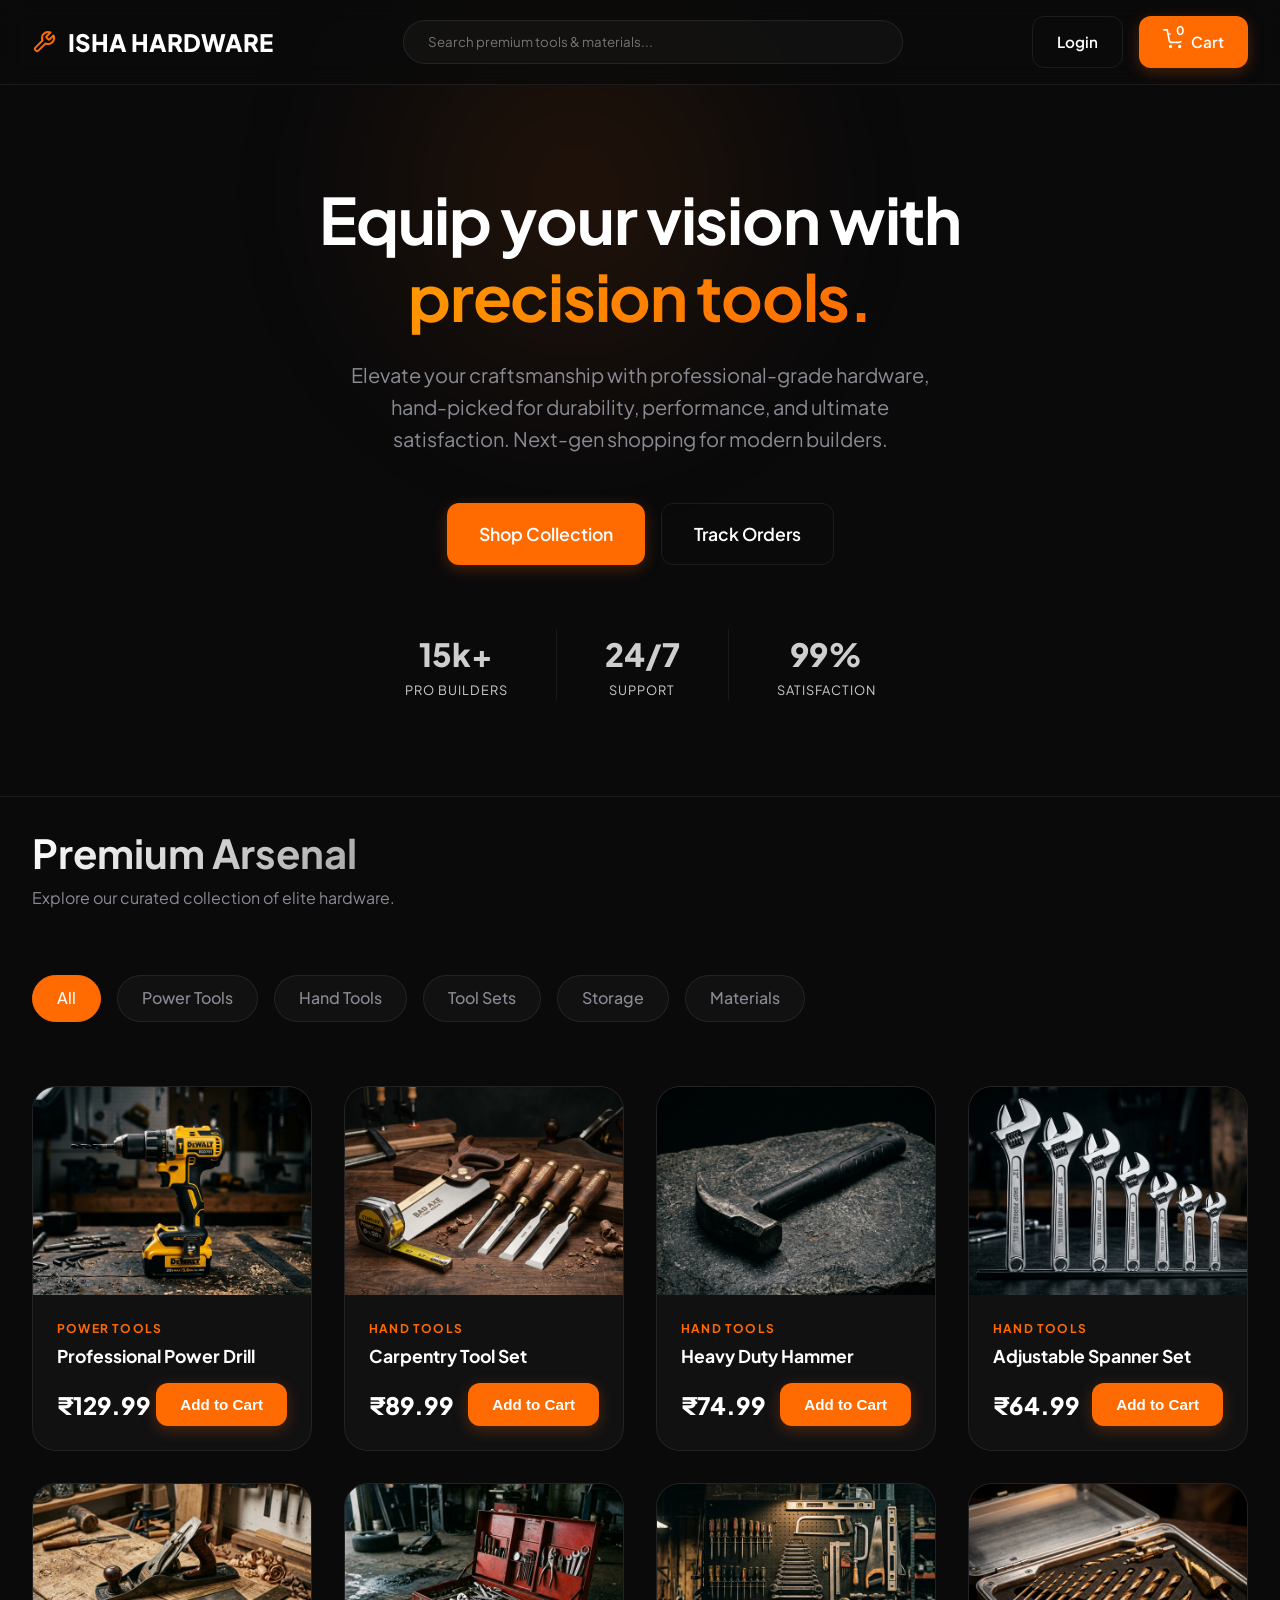
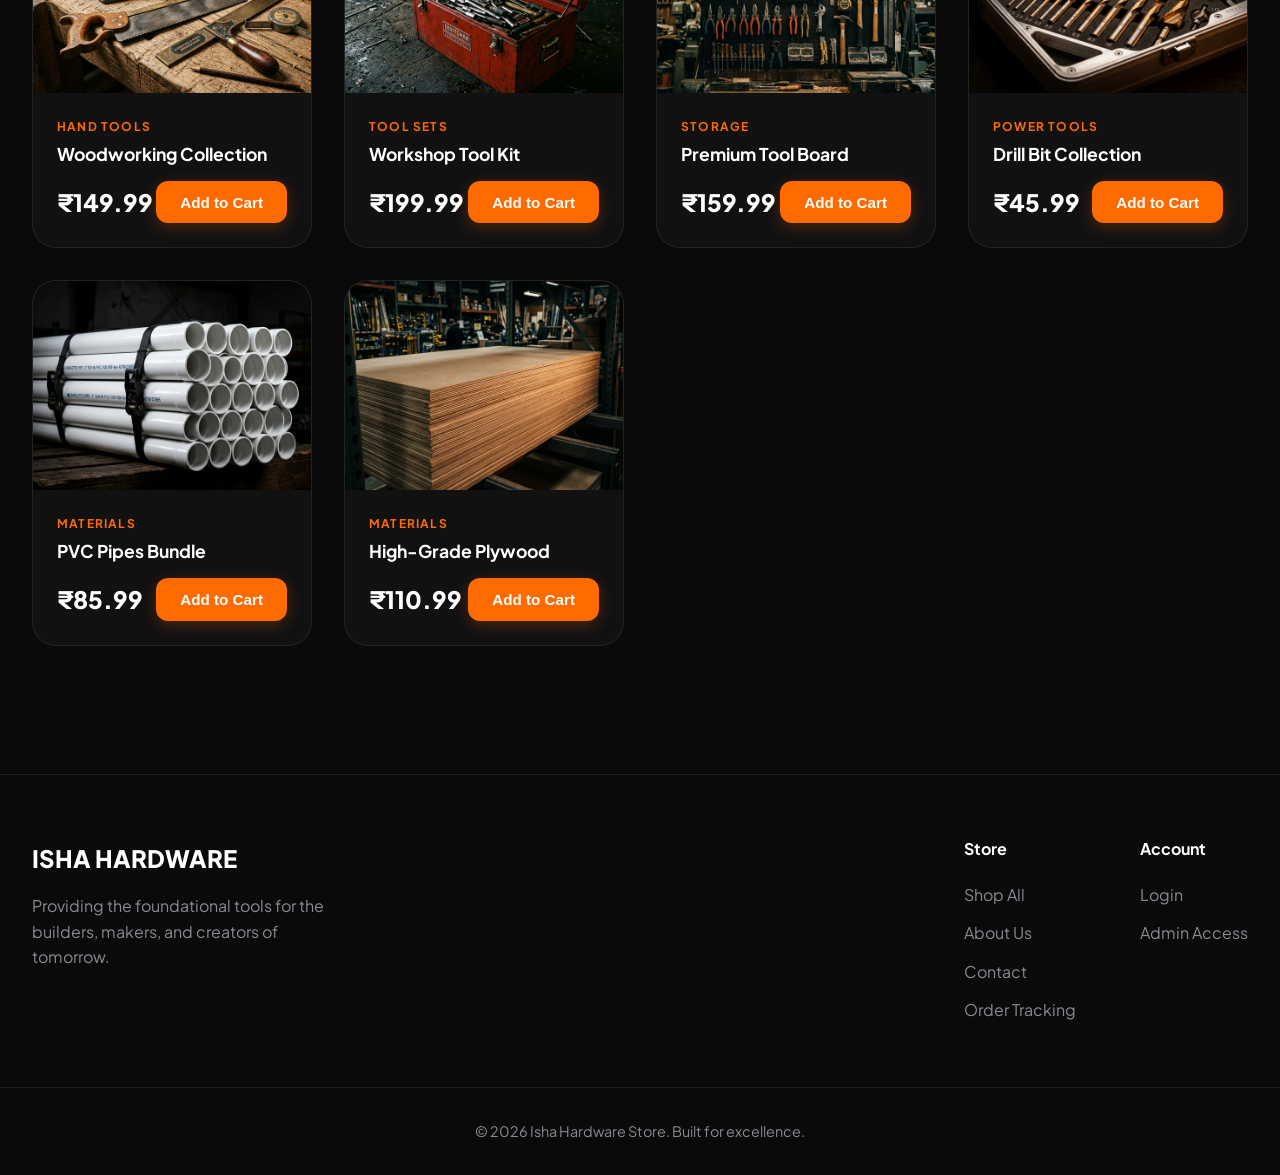
<file: index.html>
<!doctype html>
<html lang="en">
<head>
  <meta charset="UTF-8">
  <meta name="viewport" content="width=device-width, initial-scale=1.0">
  <title>Isha Hardware Store | Next-Gen Tools</title>
  <link rel="stylesheet" href="./style.css">
</head>
<body>
  <div class="bg-glow"></div>

  <header class="header">
    <div class="container header-content">
      <a href="index.html" class="logo">
        <svg width="24" height="24" viewBox="0 0 24 24" fill="none" stroke="var(--primary)" stroke-width="2" stroke-linecap="round" stroke-linejoin="round">
          <path d="M14.7 6.3a1 1 0 0 0 0 1.4l1.6 1.6a1 1 0 0 0 1.4 0l3.77-3.77a6 6 0 0 1-7.94 7.94l-6.91 6.91a2.12 2.12 0 0 1-3-3l6.91-6.91a6 6 0 0 1 7.94-7.94l-3.76 3.76z"></path>
        </svg>
        ISHA HARDWARE
      </a>

      <div class="search-container">
        <input type="text" class="search-input" placeholder="Search premium tools & materials...">
      </div>

      <div class="nav-actions">
        <a href="login.html" class="btn btn-outline admin-link" style="display: none; border-color: rgba(139, 92, 246, 0.4); color: #8b5cf6;">Admin</a>
        <a href="login.html" class="btn btn-outline auth-link">Login</a>
        <a href="cart.html" class="btn btn-primary">
          <div class="cart-icon-wrapper">
            <svg width="20" height="20" viewBox="0 0 24 24" fill="none" stroke="currentColor" stroke-width="2" stroke-linecap="round" stroke-linejoin="round">
              <circle cx="9" cy="21" r="1"></circle><circle cx="20" cy="21" r="1"></circle>
              <path d="M1 1h4l2.68 13.39a2 2 0 0 0 2 1.61h9.72a2 2 0 0 0 2-1.61L23 6H6"></path>
            </svg>
            <span class="cart-badge">0</span>
          </div>
          Cart
        </a>
      </div>
    </div>
  </header>

  <main>
    <section class="hero container">
      <h1>Equip your vision with<br><span class="text-gradient-primary">precision tools.</span></h1>
      <p>Elevate your craftsmanship with professional-grade hardware, hand-picked for durability, performance, and ultimate satisfaction. Next-gen shopping for modern builders.</p>
      
      <div style="display: flex; gap: 1rem; justify-content: center; margin-top: 2rem;">
        <a href="#shop" class="btn btn-primary" style="padding: 1rem 2rem; font-size: 1.1rem;">Shop Collection</a>
        <a href="orders.html" class="btn btn-outline" style="padding: 1rem 2rem; font-size: 1.1rem;">Track Orders</a>
      </div>
      
      <div style="display: flex; gap: 3rem; justify-content: center; margin-top: 4rem; opacity: 0.8;">
        <div>
          <div style="font-size: 2rem; font-weight: 800; color: #fff;">15k+</div>
          <div style="font-size: 0.8rem; text-transform: uppercase; letter-spacing: 1px;">Pro Builders</div>
        </div>
        <div style="width: 1px; background: var(--border);"></div>
        <div>
          <div style="font-size: 2rem; font-weight: 800; color: #fff;">24/7</div>
          <div style="font-size: 0.8rem; text-transform: uppercase; letter-spacing: 1px;">Support</div>
        </div>
        <div style="width: 1px; background: var(--border);"></div>
        <div>
          <div style="font-size: 2rem; font-weight: 800; color: #fff;">99%</div>
          <div style="font-size: 0.8rem; text-transform: uppercase; letter-spacing: 1px;">Satisfaction</div>
        </div>
      </div>
    </section>

    <section id="shop" class="container" style="padding-top: 2rem; border-top: 1px solid var(--border);">
      <div style="display: flex; justify-content: space-between; align-items: flex-end; margin-bottom: 2rem;">
        <div>
          <h2 style="font-size: 2.5rem; margin-bottom: 0.5rem;" class="text-gradient">Premium Arsenal</h2>
          <p style="color: var(--text-muted);">Explore our curated collection of elite hardware.</p>
        </div>
      </div>

      <div class="categories">
        <div class="category-pill active">All</div>
        <div class="category-pill">Power Tools</div>
        <div class="category-pill">Hand Tools</div>
        <div class="category-pill">Tool Sets</div>
        <div class="category-pill">Storage</div>
        <div class="category-pill">Materials</div>
      </div>

      <div class="products-grid" id="productsGrid">
        <!-- Products injected via JS -->
      </div>
    </section>
  </main>

  <footer style="border-top: 1px solid var(--border); padding: 4rem 0 2rem; margin-top: 4rem;">
    <div class="container" style="display: flex; justify-content: space-between; flex-wrap: wrap; gap: 4rem;">
      <div style="flex: 1; min-width: 300px;">
        <div class="logo" style="margin-bottom: 1rem;">ISHA HARDWARE</div>
        <p style="color: var(--text-muted); max-width: 300px;">Providing the foundational tools for the builders, makers, and creators of tomorrow.</p>
      </div>
      <div>
        <h4 style="margin-bottom: 1.5rem; color: #fff;">Store</h4>
        <ul style="list-style: none; display: flex; flex-direction: column; gap: 0.8rem;">
          <li><a href="index.html" style="color: var(--text-muted); text-decoration: none;">Shop All</a></li>
          <li><a href="about.html" style="color: var(--text-muted); text-decoration: none;">About Us</a></li>
          <li><a href="contact.html" style="color: var(--text-muted); text-decoration: none;">Contact</a></li>
          <li><a href="orders.html" style="color: var(--text-muted); text-decoration: none;">Order Tracking</a></li>
        </ul>
      </div>
      <div>
        <h4 style="margin-bottom: 1.5rem; color: #fff;">Account</h4>
        <ul style="list-style: none; display: flex; flex-direction: column; gap: 0.8rem;">
          <li><a href="login.html" style="color: var(--text-muted); text-decoration: none;" class="auth-link">Login</a></li>
          <li><a href="login.html" style="color: var(--text-muted); text-decoration: none;">Admin Access</a></li>
        </ul>
      </div>
    </div>
    <div class="container" style="margin-top: 4rem; padding-top: 2rem; border-top: 1px solid var(--border); text-align: center; color: var(--text-muted); font-size: 0.9rem;">
      © 2026 Isha Hardware Store. Built for excellence.
    </div>
  </footer>

  <script src="./script.js"></script>
</body>
</html>
</file>
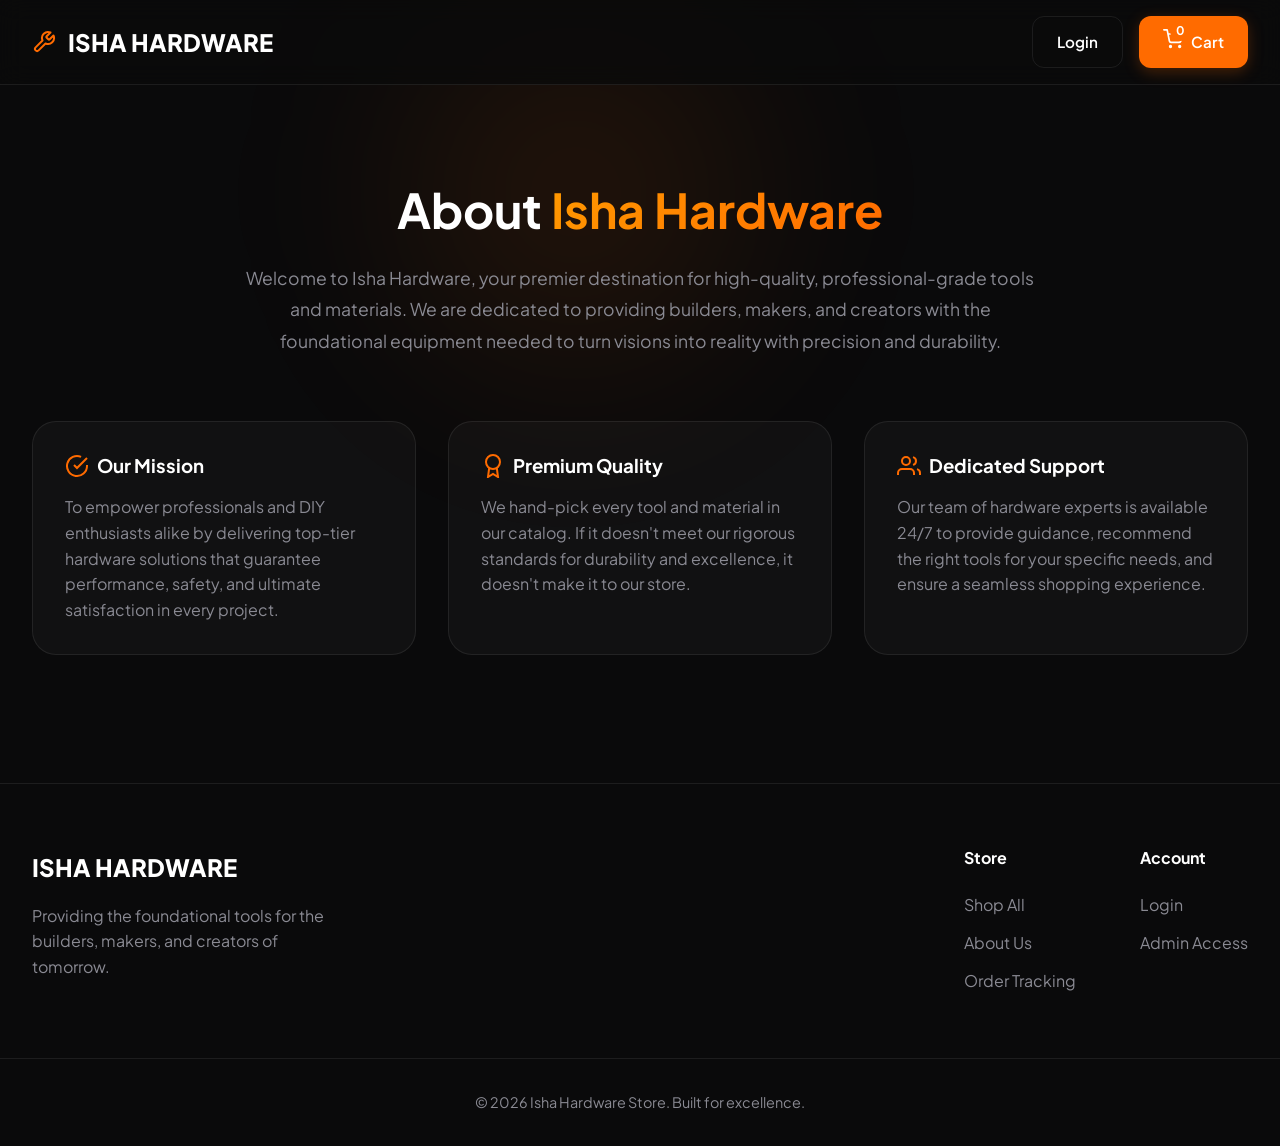
<file: about.html>
<!doctype html>
<html lang="en">
<head>
  <meta charset="UTF-8">
  <meta name="viewport" content="width=device-width, initial-scale=1.0">
  <title>About Us | Isha Hardware Store</title>
  <link rel="stylesheet" href="./style.css">
</head>
<body>
  <div class="bg-glow"></div>

  <header class="header">
    <div class="container header-content">
      <a href="index.html" class="logo">
        <svg width="24" height="24" viewBox="0 0 24 24" fill="none" stroke="var(--primary)" stroke-width="2" stroke-linecap="round" stroke-linejoin="round">
          <path d="M14.7 6.3a1 1 0 0 0 0 1.4l1.6 1.6a1 1 0 0 0 1.4 0l3.77-3.77a6 6 0 0 1-7.94 7.94l-6.91 6.91a2.12 2.12 0 0 1-3-3l6.91-6.91a6 6 0 0 1 7.94-7.94l-3.76 3.76z"></path>
        </svg>
        ISHA HARDWARE
      </a>

      <div class="search-container" style="visibility: hidden;">
        <input type="text" class="search-input" placeholder="Search premium tools & materials...">
      </div>

      <div class="nav-actions">
        <a href="login.html" class="btn btn-outline admin-link" style="display: none; border-color: rgba(139, 92, 246, 0.4); color: #8b5cf6;">Admin</a>
        <a href="login.html" class="btn btn-outline auth-link">Login</a>
        <a href="cart.html" class="btn btn-primary">
          <div class="cart-icon-wrapper">
            <svg width="20" height="20" viewBox="0 0 24 24" fill="none" stroke="currentColor" stroke-width="2" stroke-linecap="round" stroke-linejoin="round">
              <circle cx="9" cy="21" r="1"></circle><circle cx="20" cy="21" r="1"></circle>
              <path d="M1 1h4l2.68 13.39a2 2 0 0 0 2 1.61h9.72a2 2 0 0 0 2-1.61L23 6H6"></path>
            </svg>
            <span class="cart-badge">0</span>
          </div>
          Cart
        </a>
      </div>
    </div>
  </header>

  <main>
    <section class="container" style="padding-top: 6rem; padding-bottom: 4rem; text-align: center;">
      <h1 style="font-size: 3rem; margin-bottom: 1.5rem;">About <span class="text-gradient-primary">Isha Hardware</span></h1>
      <p style="color: var(--text-muted); max-width: 800px; margin: 0 auto 3rem; line-height: 1.8; font-size: 1.1rem;">
        Welcome to Isha Hardware, your premier destination for high-quality, professional-grade tools and materials. We are dedicated to providing builders, makers, and creators with the foundational equipment needed to turn visions into reality with precision and durability.
      </p>

      <div style="display: grid; grid-template-columns: repeat(auto-fit, minmax(300px, 1fr)); gap: 2rem; text-align: left; margin-top: 4rem;">
        <div class="product-card" style="padding: 2rem;">
          <h3 style="color: #fff; margin-bottom: 1rem; display: flex; align-items: center; gap: 0.5rem;">
            <svg width="24" height="24" viewBox="0 0 24 24" fill="none" stroke="var(--primary)" stroke-width="2"><path d="M22 11.08V12a10 10 0 1 1-5.93-9.14"></path><polyline points="22 4 12 14.01 9 11.01"></polyline></svg>
            Our Mission
          </h3>
          <p style="color: var(--text-muted); line-height: 1.6;">To empower professionals and DIY enthusiasts alike by delivering top-tier hardware solutions that guarantee performance, safety, and ultimate satisfaction in every project.</p>
        </div>
        <div class="product-card" style="padding: 2rem;">
          <h3 style="color: #fff; margin-bottom: 1rem; display: flex; align-items: center; gap: 0.5rem;">
            <svg width="24" height="24" viewBox="0 0 24 24" fill="none" stroke="var(--primary)" stroke-width="2"><circle cx="12" cy="8" r="7"></circle><polyline points="8.21 13.89 7 23 12 20 17 23 15.79 13.88"></polyline></svg>
            Premium Quality
          </h3>
          <p style="color: var(--text-muted); line-height: 1.6;">We hand-pick every tool and material in our catalog. If it doesn't meet our rigorous standards for durability and excellence, it doesn't make it to our store.</p>
        </div>
        <div class="product-card" style="padding: 2rem;">
          <h3 style="color: #fff; margin-bottom: 1rem; display: flex; align-items: center; gap: 0.5rem;">
            <svg width="24" height="24" viewBox="0 0 24 24" fill="none" stroke="var(--primary)" stroke-width="2"><path d="M17 21v-2a4 4 0 0 0-4-4H5a4 4 0 0 0-4 4v2"></path><circle cx="9" cy="7" r="4"></circle><path d="M23 21v-2a4 4 0 0 0-3-3.87"></path><path d="M16 3.13a4 4 0 0 1 0 7.75"></path></svg>
            Dedicated Support
          </h3>
          <p style="color: var(--text-muted); line-height: 1.6;">Our team of hardware experts is available 24/7 to provide guidance, recommend the right tools for your specific needs, and ensure a seamless shopping experience.</p>
        </div>
      </div>
    </section>
  </main>

  <footer style="border-top: 1px solid var(--border); padding: 4rem 0 2rem; margin-top: 4rem;">
    <div class="container" style="display: flex; justify-content: space-between; flex-wrap: wrap; gap: 4rem;">
      <div style="flex: 1; min-width: 300px;">
        <div class="logo" style="margin-bottom: 1rem;">ISHA HARDWARE</div>
        <p style="color: var(--text-muted); max-width: 300px;">Providing the foundational tools for the builders, makers, and creators of tomorrow.</p>
      </div>
      <div>
        <h4 style="margin-bottom: 1.5rem; color: #fff;">Store</h4>
        <ul style="list-style: none; display: flex; flex-direction: column; gap: 0.8rem;">
          <li><a href="index.html" style="color: var(--text-muted); text-decoration: none;">Shop All</a></li>
          <li><a href="about.html" style="color: var(--text-muted); text-decoration: none;">About Us</a></li>
          <li><a href="orders.html" style="color: var(--text-muted); text-decoration: none;">Order Tracking</a></li>
        </ul>
      </div>
      <div>
        <h4 style="margin-bottom: 1.5rem; color: #fff;">Account</h4>
        <ul style="list-style: none; display: flex; flex-direction: column; gap: 0.8rem;">
          <li><a href="login.html" style="color: var(--text-muted); text-decoration: none;" class="auth-link">Login</a></li>
          <li><a href="login.html" style="color: var(--text-muted); text-decoration: none;">Admin Access</a></li>
        </ul>
      </div>
    </div>
    <div class="container" style="margin-top: 4rem; padding-top: 2rem; border-top: 1px solid var(--border); text-align: center; color: var(--text-muted); font-size: 0.9rem;">
      © 2026 Isha Hardware Store. Built for excellence.
    </div>
  </footer>

  <script src="./script.js"></script>
</body>
</html>
</file>
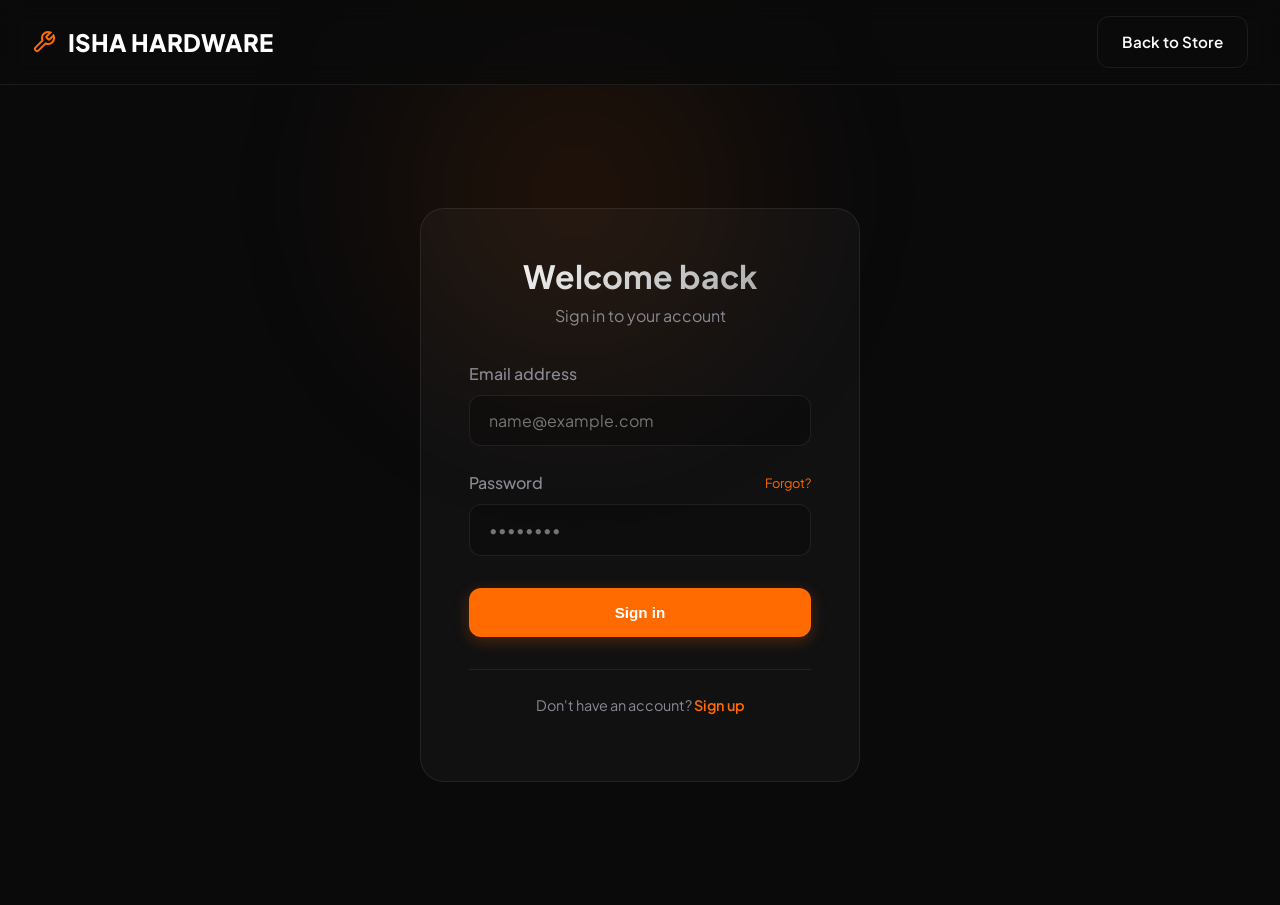
<file: admin.html>
<!doctype html>
<html lang="en">
<head>
  <meta charset="UTF-8">
  <meta name="viewport" content="width=device-width, initial-scale=1.0">
  <title>Admin Dashboard | Isha Hardware</title>
  <link rel="stylesheet" href="./style.css">
  <style>
    .dashboard { display: grid; grid-template-columns: 250px 1fr; min-height: 100vh; }
    .sidebar { background: rgba(10, 10, 11, 0.95); border-right: 1px solid var(--border); padding: 2rem; display: flex; flex-direction: column; position: sticky; top: 0; height: 100vh; }
    .sidebar-link { display: flex; align-items: center; gap: 0.75rem; padding: 0.8rem 1rem; color: var(--text-muted); text-decoration: none; border-radius: var(--radius); transition: var(--transition); margin-bottom: 0.5rem; font-weight: 500; }
    .sidebar-link:hover, .sidebar-link.active { background: rgba(139, 92, 246, 0.1); color: #8b5cf6; }
    .stat-card { background: var(--bg-card); border: 1px solid var(--border); border-radius: var(--radius-lg); padding: 2rem; display: flex; flex-direction: column; }
    .stat-value { font-size: 2.5rem; font-weight: 800; color: #fff; margin-bottom: 0.25rem; line-height: 1; }
    .stat-label { color: var(--text-muted); font-size: 0.9rem; text-transform: uppercase; letter-spacing: 1px; }
    
    table { width: 100%; border-collapse: separate; border-spacing: 0; margin-top: 1rem; }
    th { text-align: left; padding: 1rem; color: var(--text-muted); font-weight: 600; font-size: 0.85rem; text-transform: uppercase; letter-spacing: 1px; border-bottom: 1px solid var(--border); }
    td { padding: 1.25rem 1rem; color: #fff; font-size: 0.95rem; border-bottom: 1px dashed var(--border); }
    tr:last-child td { border-bottom: none; }
    
    .status-badge { display: inline-flex; align-items: center; padding: 0.25rem 0.75rem; border-radius: 100px; font-size: 0.75rem; font-weight: 700; background: rgba(16, 185, 129, 0.1); color: #10b981; border: 1px solid rgba(16, 185, 129, 0.3); }
  </style>
</head>
<body style="background: #050505;">
  <div class="bg-glow" style="background: radial-gradient(circle, rgba(139, 92, 246, 0.15) 0%, transparent 60%);"></div>

  <div class="dashboard">
    <aside class="sidebar">
      <div style="display: flex; align-items: center; gap: 0.75rem; margin-bottom: 3rem; color: #fff; font-weight: 800;">
        <svg width="24" height="24" viewBox="0 0 24 24" fill="none" stroke="#8b5cf6" stroke-width="2"><path d="M14.7 6.3a1 1 0 0 0 0 1.4l1.6 1.6a1 1 0 0 0 1.4 0l3.77-3.77a6 6 0 0 1-7.94 7.94l-6.91 6.91a2.12 2.12 0 0 1-3-3l6.91-6.91a6 6 0 0 1 7.94-7.94l-3.76 3.76z"></path></svg>
        ADMIN DASHBOARD
      </div>
      
      <nav style="flex: 1;" id="adminNav">
        <a href="#" class="sidebar-link active" data-tab="overview">
          <svg width="18" height="18" viewBox="0 0 24 24" fill="none" stroke="currentColor" stroke-width="2"><rect x="3" y="3" width="7" height="7"></rect><rect x="14" y="3" width="7" height="7"></rect><rect x="14" y="14" width="7" height="7"></rect><rect x="3" y="14" width="7" height="7"></rect></svg>
          Overview
        </a>
        <a href="#" class="sidebar-link" data-tab="products">
          <svg width="18" height="18" viewBox="0 0 24 24" fill="none" stroke="currentColor" stroke-width="2"><path d="M6 2L3 6v14a2 2 0 0 0 2 2h14a2 2 0 0 0 2-2V6l-3-4z"></path><line x1="3" y1="6" x2="21" y2="6"></line><path d="M16 10a4 4 0 0 1-8 0"></path></svg>
          Products
        </a>
        <a href="#" class="sidebar-link" data-tab="orders">
          <svg width="18" height="18" viewBox="0 0 24 24" fill="none" stroke="currentColor" stroke-width="2"><path d="M14 2H6a2 2 0 0 0-2 2v16a2 2 0 0 0 2 2h12a2 2 0 0 0 2-2V8z"></path><polyline points="14 2 14 8 20 8"></polyline><line x1="16" y1="13" x2="8" y2="13"></line><line x1="16" y1="17" x2="8" y2="17"></line><polyline points="10 9 9 9 8 9"></polyline></svg>
          Orders
        </a>
      </nav>
      
      <div style="padding-top: 2rem; border-top: 1px solid var(--border);">
        <p style="color: var(--text-muted); font-size: 0.8rem; margin-bottom: 0.5rem;" id="adminUserDisplay">admin@admin.com</p>
        <button onclick="logoutAdmin()" class="btn btn-outline" style="width: 100%; border-color: rgba(239, 68, 68, 0.3); color: #ef4444;">Sign Out</button>
      </div>
    </aside>
    
    <main style="padding: 3rem;">
      <div style="display: flex; justify-content: space-between; align-items: center; margin-bottom: 3rem;">
        <h1 style="font-size: 2rem;">Dashboard Overview</h1>
        <a href="index.html" class="btn btn-outline" target="_blank">View Live Store ↗</a>
      </div>
      
      <!-- Overview Section -->
      <section id="overview" class="admin-section">
        <div style="display: grid; grid-template-columns: repeat(3, 1fr); gap: 2rem; margin-bottom: 4rem;">
          <div class="stat-card">
            <div class="stat-value" id="totalOrdersStat">0</div>
            <div class="stat-label">Total Orders</div>
          </div>
          <div class="stat-card">
            <div class="stat-value" id="totalRevenueStat">₹0</div>
            <div class="stat-label">Total Revenue</div>
          </div>
          <div class="stat-card">
            <div class="stat-value" id="totalCustomersStat">0</div>
            <div class="stat-label">Unique Customers</div>
          </div>
        </div>
      </section>
      
      <!-- Orders Section -->
      <section id="orders" class="admin-section" style="display: none;">
        <div style="background: var(--bg-card); border: 1px solid var(--border); border-radius: var(--radius-lg); padding: 2rem; overflow-x: auto;">
          <h2 style="font-size: 1.25rem; margin-bottom: 1rem;">All Orders</h2>
          
          <table>
            <thead>
              <tr>
                <th>Order ID</th>
                <th>Date</th>
                <th>Customer</th>
                <th>Amount</th>
                <th>Status</th>
              </tr>
            </thead>
            <tbody id="adminOrdersList">
              <!-- JS injects rows -->
            </tbody>
          </table>
          
          <div id="noAdminOrders" style="text-align: center; padding: 3rem; color: var(--text-muted); display: none;">
            No orders have been placed yet.
          </div>
        </div>
      </section>
      
      <!-- Products Table -->
      <section id="products" class="admin-section" style="display: none;">
        <div style="background: var(--bg-card); border: 1px solid var(--border); border-radius: var(--radius-lg); padding: 2rem; overflow-x: auto;">
          <div style="display: flex; justify-content: space-between; align-items: center; margin-bottom: 2rem;">
            <h2 style="font-size: 1.25rem;">Product Management</h2>
            <button class="btn btn-primary" onclick="openAddProductModal()">Add New Product</button>
          </div>
          
          <table>
            <thead>
              <tr>
                <th>Product</th>
                <th>Category</th>
                <th>Price</th>
                <th>Stock</th>
                <th>Actions</th>
              </tr>
            </thead>
            <tbody id="adminProductsList">
              <!-- JS injects rows -->
            </tbody>
          </table>
        </div>
      </section>
    </main>
  </div>

  <!-- Add Product Modal -->
  <div class="modal" id="addProductModal">
    <div class="modal-content">
      <div class="modal-header">
        <h2 style="font-size: 1.5rem;">Add New Product</h2>
        <button class="close-modal" onclick="closeAddProductModal()">&times;</button>
      </div>
      <form id="addProductForm" onsubmit="saveNewProduct(event)">
        <div class="form-group">
          <label class="form-label">Product Name</label>
          <input type="text" id="productName" class="form-control" required placeholder="Enter product name">
        </div>

        <div class="form-group">
          <label class="form-label">Category</label>
          <select id="productCategory" class="form-control" required style="appearance: auto; background-color: var(--bg-main);">
            <option value="">Select category</option>
            <option value="Power Tools">Power Tools</option>
            <option value="Hand Tools">Hand Tools</option>
            <option value="Tool Sets">Tool Sets</option>
            <option value="Storage">Storage</option>
            <option value="Materials">Materials</option>
          </select>
        </div>

        <div style="display: grid; grid-template-columns: 1fr 1fr; gap: 1.5rem;">
          <div class="form-group">
            <label class="form-label">Price (₹)</label>
            <input type="number" id="productPrice" class="form-control" step="0.01" required placeholder="0.00">
          </div>
          <div class="form-group">
            <label class="form-label">Stock Quantity</label>
            <input type="number" id="productQuantity" class="form-control" min="0" step="1" required placeholder="0">
          </div>
        </div>

        <div class="form-group">
          <label class="form-label">Image URL</label>
          <input type="url" id="productImage" class="form-control" required placeholder="https://example.com/image.jpg">
          <small style="color: var(--text-muted); margin-top: 0.5rem; display: block;">Since this is a local demo, please provide an absolute URL or relative path.</small>
        </div>

        <div style="margin-top: 2rem; display: flex; justify-content: flex-end; gap: 1rem;">
          <button type="button" class="btn btn-outline" onclick="closeAddProductModal()">Cancel</button>
          <button type="submit" class="btn btn-primary">Save Product</button>
        </div>
      </form>
    </div>
  </div>

  <script src="./script.js"></script>
  <script>
    document.addEventListener('DOMContentLoaded', () => {
      const admin = JSON.parse(localStorage.getItem('currentAdmin'));
      
      if (!admin || !admin.email.endsWith('@admin.com')) {
        window.location.href = 'login.html';
        return;
      }
      
      document.getElementById('adminUserDisplay').textContent = admin.email;
      
      loadDashboardData();
      setupTabs();
    });
    
    function setupTabs() {
      const links = document.querySelectorAll('.sidebar-link');
      const sections = document.querySelectorAll('.admin-section');
      
      links.forEach(link => {
        link.addEventListener('click', (e) => {
          e.preventDefault();
          
          links.forEach(l => l.classList.remove('active'));
          link.classList.add('active');
          
          sections.forEach(s => s.style.display = 'none');
          const targetId = link.getAttribute('data-tab');
          if (targetId && document.getElementById(targetId)) {
            document.getElementById(targetId).style.display = 'block';
          }
        });
      });
    }
    
    function loadDashboardData() {
      const orders = JSON.parse(localStorage.getItem('allOrders')) || [];
      
      document.getElementById('totalOrdersStat').textContent = orders.length;
      
      const rev = orders.reduce((sum, order) => sum + order.total, 0);
      document.getElementById('totalRevenueStat').textContent = '₹' + rev.toFixed(0);
      
      const uniqueEmails = new Set(orders.map(o => o.userEmail));
      document.getElementById('totalCustomersStat').textContent = uniqueEmails.size;
      
      const tbody = document.getElementById('adminOrdersList');
      const emptyMsg = document.getElementById('noAdminOrders');
      
      if (orders.length === 0) {
        tbody.style.display = 'none';
        emptyMsg.style.display = 'block';
        return;
      }
      
      emptyMsg.style.display = 'none';
      orders.forEach(order => {
        const tr = document.createElement('tr');
        const dateStr = new Date(order.date).toLocaleDateString();
        tr.innerHTML = `
          <td style="font-family: monospace;">${order.id}</td>
          <td style="color: var(--text-muted);">${dateStr}</td>
          <td>${order.userEmail}</td>
          <td style="font-weight: 600;">₹${order.total.toFixed(2)}</td>
          <td><span class="status-badge">${order.status}</span></td>
        `;
        tbody.appendChild(tr);
      });
      
      loadAdminProducts();
    }
    
    function loadAdminProducts() {
      // Products array is global from script.js. 
      // If there are Custom stored products, we should merge.
      const customProducts = JSON.parse(localStorage.getItem('customProducts')) || [];
      const allStoreProducts = [...products, ...customProducts];
      
      const tbody = document.getElementById('adminProductsList');
      tbody.innerHTML = '';
      
      allStoreProducts.forEach(p => {
        const tr = document.createElement('tr');
        tr.innerHTML = `
          <td>
            <div style="display: flex; gap: 1rem; align-items: center;">
              <div style="width: 40px; height: 40px; border-radius: 6px; background: #111; overflow: hidden;">
                <img src="${p.image}" style="width: 100%; height: 100%; object-fit: cover;" onerror="this.onerror=null; this.src='https://images.unsplash.com/photo-1581092160562-40aa08e78837?q=80&w=100';">
              </div>
              <div style="font-weight: 500;">${p.name}</div>
            </div>
          </td>
          <td>${p.category}</td>
          <td style="font-weight: 600;">₹${p.price.toFixed(2)}</td>
          <td>${p.stock}</td>
          <td>
            <button class="btn btn-outline" style="padding: 0.3rem 0.8rem; font-size: 0.8rem;">Edit</button>
          </td>
        `;
        tbody.appendChild(tr);
      });
    }

    function openAddProductModal() {
      document.getElementById('addProductModal').classList.add('active');
    }

    function closeAddProductModal() {
      document.getElementById('addProductModal').classList.remove('active');
      document.getElementById('addProductForm').reset();
    }

    function saveNewProduct(e) {
      e.preventDefault();
      
      const newProduct = {
        id: Date.now(),
        name: document.getElementById('productName').value,
        category: document.getElementById('productCategory').value,
        price: parseFloat(document.getElementById('productPrice').value),
        stock: parseInt(document.getElementById('productQuantity').value),
        image: document.getElementById('productImage').value
      };
      
      const customProducts = JSON.parse(localStorage.getItem('customProducts')) || [];
      customProducts.push(newProduct);
      localStorage.setItem('customProducts', JSON.stringify(customProducts));
      
      closeAddProductModal();
      loadAdminProducts();
    }
    
    function logoutAdmin() {
      localStorage.removeItem('currentAdmin');
      window.location.href = 'login.html';
    }
  </script>
</body>
</html>
</file>
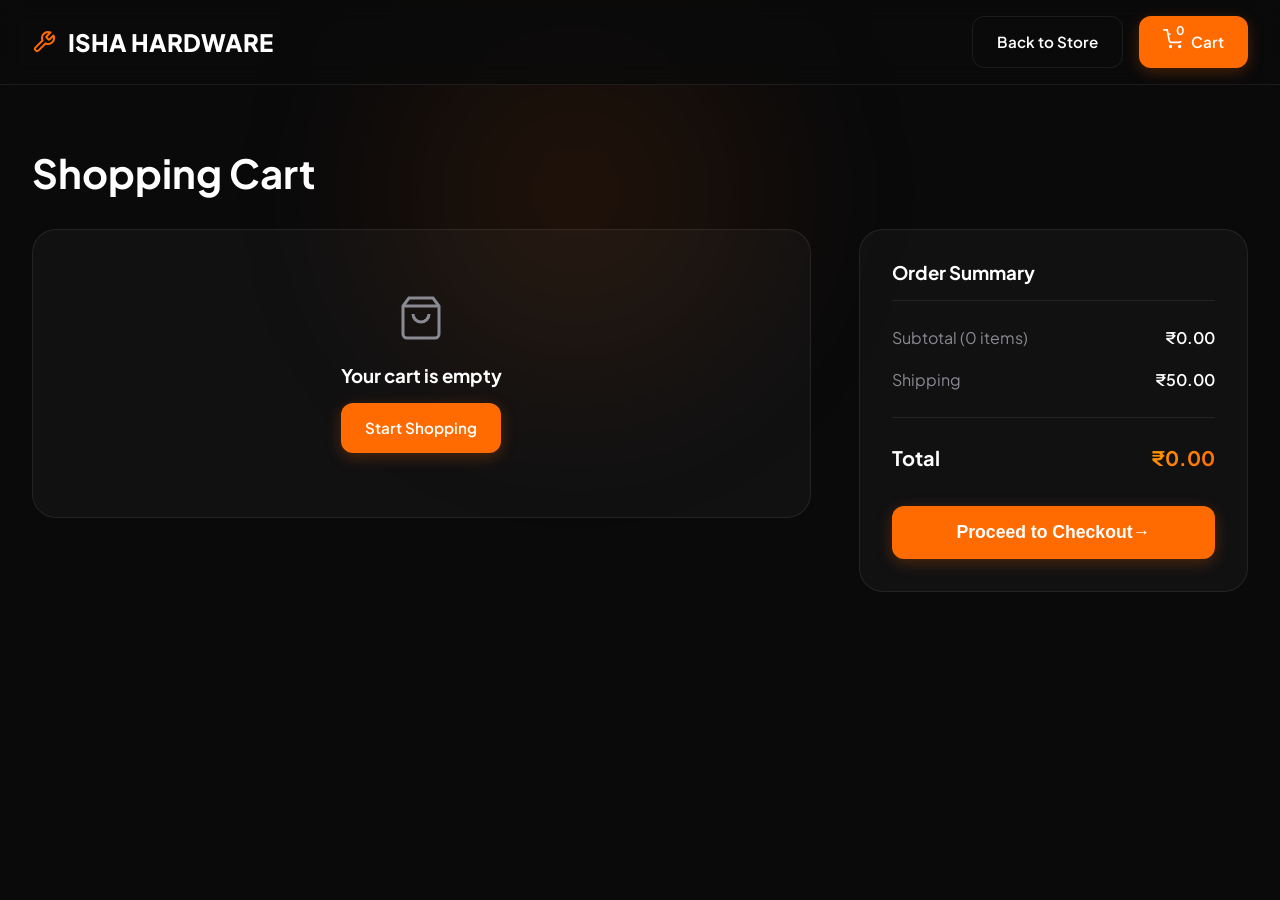
<file: cart.html>
<!doctype html>
<html lang="en">
<head>
  <meta charset="UTF-8">
  <meta name="viewport" content="width=device-width, initial-scale=1.0">
  <title>Your Cart | Isha Hardware</title>
  <link rel="stylesheet" href="./style.css">
</head>
<body>
  <div class="bg-glow"></div>

  <header class="header">
    <div class="container header-content">
      <a href="index.html" class="logo">
        <svg width="24" height="24" viewBox="0 0 24 24" fill="none" stroke="var(--primary)" stroke-width="2" stroke-linecap="round" stroke-linejoin="round">
          <path d="M14.7 6.3a1 1 0 0 0 0 1.4l1.6 1.6a1 1 0 0 0 1.4 0l3.77-3.77a6 6 0 0 1-7.94 7.94l-6.91 6.91a2.12 2.12 0 0 1-3-3l6.91-6.91a6 6 0 0 1 7.94-7.94l-3.76 3.76z"></path>
        </svg>
        ISHA HARDWARE
      </a>
      <div class="nav-actions">
        <a href="index.html" class="btn btn-outline">Back to Store</a>
        <a href="cart.html" class="btn btn-primary">
          <div class="cart-icon-wrapper">
            <svg width="20" height="20" viewBox="0 0 24 24" fill="none" class="cart-svg" stroke="currentColor" stroke-width="2" stroke-linecap="round" stroke-linejoin="round">
              <circle cx="9" cy="21" r="1"></circle><circle cx="20" cy="21" r="1"></circle>
              <path d="M1 1h4l2.68 13.39a2 2 0 0 0 2 1.61h9.72a2 2 0 0 0 2-1.61L23 6H6"></path>
            </svg>
            <span class="cart-badge">0</span>
          </div>
          Cart
        </a>
      </div>
    </div>
  </header>

  <main class="container" style="padding: 4rem 2rem;">
    <h1 style="font-size: 2.5rem; margin-bottom: 2rem;">Shopping Cart</h1>
    
    <div style="display: grid; grid-template-columns: 2fr 1fr; gap: 3rem;" class="cart-layout">
      
      <!-- Cart Items -->
      <div id="cartItemsList">
        <!-- JS injects cart items here -->
        <div style="text-align: center; padding: 4rem; background: var(--bg-card); border-radius: var(--radius-lg); border: 1px solid var(--border);" id="emptyCartMessage">
          <svg style="color: var(--text-muted); margin-bottom: 1rem;" width="48" height="48" viewBox="0 0 24 24" fill="none" stroke="currentColor" stroke-width="1.5"><path d="M6 2L3 6v14a2 2 0 0 0 2 2h14a2 2 0 0 0 2-2V6l-3-4z"/><line x1="3" y1="6" x2="21" y2="6"/><path d="M16 10a4 4 0 0 1-8 0"/></svg>
          <h3 style="margin-bottom: 1rem;">Your cart is empty</h3>
          <a href="index.html" class="btn btn-primary">Start Shopping</a>
        </div>
      </div>

      <!-- Order Summary -->
      <div style="background: var(--bg-card); border: 1px solid var(--border); border-radius: var(--radius-lg); padding: 2rem; height: fit-content; position: sticky; top: 100px;">
        <h3 style="margin-bottom: 1.5rem; border-bottom: 1px solid var(--border); padding-bottom: 1rem;">Order Summary</h3>
        
        <div style="display: flex; justify-content: space-between; margin-bottom: 1rem;">
          <span style="color: var(--text-muted);">Subtotal (<span id="summaryItemCount">0</span> items)</span>
          <span style="font-weight: 600;" id="summarySubtotal">₹0.00</span>
        </div>
        
        <div style="display: flex; justify-content: space-between; margin-bottom: 1.5rem; border-bottom: 1px solid var(--border); padding-bottom: 1.5rem;">
          <span style="color: var(--text-muted);">Shipping</span>
          <span style="font-weight: 600;">₹50.00</span>
        </div>
        
        <div style="display: flex; justify-content: space-between; margin-bottom: 2rem; font-size: 1.25rem;">
          <strong>Total</strong>
          <strong class="text-gradient-primary" id="summaryTotal">₹0.00</strong>
        </div>
        
        <button onclick="proceedToCheckout()" class="btn btn-primary" style="width: 100%; font-size: 1.1rem; padding: 1rem;">Proceed to Checkout→</button>
      </div>

    </div>
  </main>

  <script src="./script.js"></script>
  <script>
    document.addEventListener('DOMContentLoaded', renderCart);

    function renderCart() {
      const list = document.getElementById('cartItemsList');
      const emptyMsg = document.getElementById('emptyCartMessage');
      
      if (cart.length === 0) {
        if(emptyMsg) emptyMsg.style.display = 'block';
        updateSummary();
        return;
      }
      
      if(emptyMsg) emptyMsg.style.display = 'none';
      list.innerHTML = '';
      
      cart.forEach((item, index) => {
        const div = document.createElement('div');
        div.style.cssText = 'display: flex; gap: 1.5rem; padding: 1.5rem; background: var(--bg-card); border: 1px solid var(--border); border-radius: var(--radius-lg); margin-bottom: 1rem; align-items: center;';
        div.innerHTML = `
          <div style="width: 100px; height: 100px; border-radius: var(--radius); background: #111; overflow: hidden; flex-shrink: 0;">
            <img src="${item.image}" style="width: 100%; height: 100%; object-fit: cover;" onerror="this.onerror=null; this.src='https://images.unsplash.com/photo-1581092160562-40aa08e78837?q=80&w=200';">
          </div>
          <div style="flex: 1;">
            <h3 style="font-size: 1.1rem; margin-bottom: 0.25rem;">${item.name}</h3>
            <p style="color: var(--text-muted); font-size: 0.9rem;">${item.category}</p>
          </div>
          <div style="display: flex; align-items: center; gap: 0.5rem; background: rgba(0,0,0,0.3); padding: 0.25rem; border-radius: var(--radius); border: 1px solid var(--border);">
            <button onclick="updateQty(${index}, -1)" style="background: none; border: none; color: #fff; width: 30px; height: 30px; cursor: pointer; border-radius: 6px;" onmouseover="this.style.background='rgba(255,255,255,0.1)'" onmouseout="this.style.background='transparent'">-</button>
            <span style="width: 30px; text-align: center; font-weight: 600;">${item.quantity}</span>
            <button onclick="updateQty(${index}, 1)" style="background: none; border: none; color: #fff; width: 30px; height: 30px; cursor: pointer; border-radius: 6px;" onmouseover="this.style.background='rgba(255,255,255,0.1)'" onmouseout="this.style.background='transparent'">+</button>
          </div>
          <div style="font-size: 1.25rem; font-weight: 700; width: 100px; text-align: right;">
            ₹${(item.price * item.quantity).toFixed(2)}
          </div>
          <button onclick="removeItem(${index})" style="background: none; border: none; color: var(--text-muted); cursor: pointer; padding: 0.5rem;" onmouseover="this.style.color='#ef4444'" onmouseout="this.style.color='var(--text-muted)'">
            <svg width="20" height="20" viewBox="0 0 24 24" fill="none" stroke="currentColor" stroke-width="2"><polyline points="3 6 5 6 21 6"></polyline><path d="M19 6v14a2 2 0 0 1-2 2H7a2 2 0 0 1-2-2V6m3 0V4a2 2 0 0 1 2-2h4a2 2 0 0 1 2 2v2"></path></svg>
          </button>
        `;
        list.appendChild(div);
      });
      
      updateSummary();
    }

    function updateQty(index, change) {
      if (cart[index].quantity + change > 0) {
        cart[index].quantity += change;
      } else {
        cart.splice(index, 1);
      }
      saveCart();
      renderCart();
    }

    function removeItem(index) {
      cart.splice(index, 1);
      saveCart();
      renderCart();
    }

    function updateSummary() {
      const subtotal = cart.reduce((sum, item) => sum + (item.price * item.quantity), 0);
      const totalItems = cart.reduce((sum, item) => sum + item.quantity, 0);
      const shipping = subtotal > 0 ? 50 : 0;
      
      document.getElementById('summaryItemCount').textContent = totalItems;
      document.getElementById('summarySubtotal').textContent = `₹${subtotal.toFixed(2)}`;
      document.getElementById('summaryTotal').textContent = `₹${(subtotal + shipping).toFixed(2)}`;
    }

    function proceedToCheckout() {
      if (cart.length === 0) {
        alert("Your cart is empty!");
        return;
      }
      if (!currentUser) {
        window.location.href = 'login.html?redirect=checkout.html';
        return;
      }
      window.location.href = 'checkout.html';
    }
  </script>

  <style>
    @media (max-width: 900px) {
      .cart-layout { grid-template-columns: 1fr !important; }
    }
  </style>
</body>
</html>
</file>
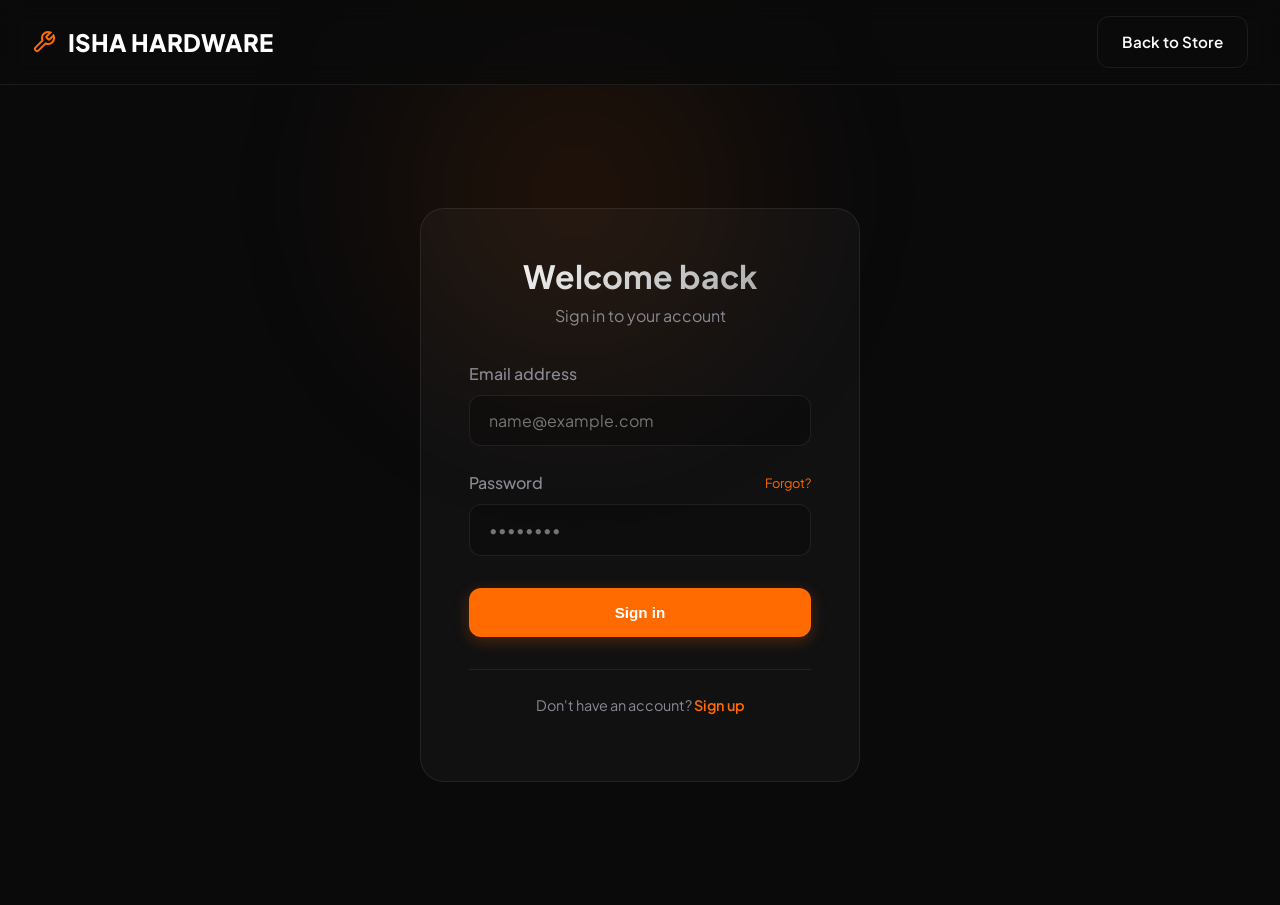
<file: checkout.html>
<!doctype html>
<html lang="en">
<head>
  <meta charset="UTF-8">
  <meta name="viewport" content="width=device-width, initial-scale=1.0">
  <title>Checkout | Isha Hardware</title>
  <link rel="stylesheet" href="./style.css">
  <style>
    .stepper { display: flex; align-items: center; justify-content: center; margin-bottom: 4rem; position: relative; max-width: 600px; margin: 0 auto 4rem; }
    .stepper::before { content: ''; position: absolute; top: 18px; left: 0; right: 0; height: 2px; background: var(--bg-card); z-index: 0; }
    .stepper-progress { position: absolute; top: 18px; left: 0; height: 2px; background: var(--primary); z-index: 1; transition: var(--transition); }
    .step { position: relative; z-index: 2; display: flex; flex-direction: column; align-items: center; gap: 0.5rem; flex: 1; }
    .step-icon { width: 36px; height: 36px; border-radius: 50%; background: var(--bg-card); border: 2px solid var(--border); display: flex; align-items: center; justify-content: center; font-weight: 700; color: var(--text-muted); transition: var(--transition); }
    .step.active .step-icon { background: var(--primary); border-color: var(--primary); color: #fff; box-shadow: 0 0 15px var(--primary-glow); }
    .step.completed .step-icon { background: var(--primary); border-color: var(--primary); color: #fff; }
    .step-label { font-size: 0.8rem; font-weight: 600; text-transform: uppercase; letter-spacing: 1px; color: var(--text-muted); }
    .step.active .step-label { color: var(--primary); }
    .form-grid { display: grid; grid-template-columns: 1fr 1fr; gap: 1.5rem; }
  </style>
</head>
<body>
  <div class="bg-glow"></div>

  <header class="header">
    <div class="container header-content">
      <a href="index.html" class="logo">
        <svg width="24" height="24" viewBox="0 0 24 24" fill="none" stroke="var(--primary)" stroke-width="2"><path d="M14.7 6.3a1 1 0 0 0 0 1.4l1.6 1.6a1 1 0 0 0 1.4 0l3.77-3.77a6 6 0 0 1-7.94 7.94l-6.91 6.91a2.12 2.12 0 0 1-3-3l6.91-6.91a6 6 0 0 1 7.94-7.94l-3.76 3.76z"></path></svg>
        ISHA HARDWARE
      </a>
      <div class="nav-actions">
        <a href="cart.html" class="btn btn-outline">← Back to Cart</a>
      </div>
    </div>
  </header>

  <main class="container" style="padding: 4rem 2rem;">
    
    <div class="stepper">
      <div class="stepper-progress" style="width: 50%;"></div>
      <div class="step active">
        <div class="step-icon">1</div>
        <div class="step-label">Address</div>
      </div>
      <div class="step">
        <div class="step-icon">2</div>
        <div class="step-label">Payment</div>
      </div>
      <div class="step">
        <div class="step-icon">3</div>
        <div class="step-label">Review</div>
      </div>
    </div>

    <div style="display: grid; grid-template-columns: 2fr 1fr; gap: 4rem;" class="cart-layout">
      
      <!-- Address Form -->
      <form id="addressForm" onsubmit="saveAddress(event)" style="background: var(--bg-card); border: 1px solid var(--border); border-radius: var(--radius-lg); padding: 3rem;">
        <h2 style="margin-bottom: 2rem;">Shipping Details</h2>
        
        <div class="form-grid">
          <div class="form-group">
            <label class="form-label">First Name</label>
            <input type="text" id="fname" class="form-control" required>
          </div>
          <div class="form-group">
            <label class="form-label">Last Name</label>
            <input type="text" id="lname" class="form-control" required>
          </div>
        </div>

        <div class="form-group">
          <label class="form-label">Email Address</label>
          <input type="email" id="email" class="form-control" required>
        </div>

        <div class="form-group">
          <label class="form-label">Street Address</label>
          <input type="text" id="street" class="form-control" placeholder="House number and street name" required>
        </div>

        <div class="form-grid">
          <div class="form-group">
            <label class="form-label">Town / City</label>
            <input type="text" id="city" class="form-control" required>
          </div>
          <div class="form-group">
            <label class="form-label">Pincode</label>
            <input type="text" id="pin" class="form-control" required>
          </div>
        </div>
        
        <div style="margin-top: 2rem; display: flex; justify-content: flex-end;">
          <button type="submit" class="btn btn-primary" style="padding: 1rem 3rem; font-size: 1.1rem;">Continue to Payment →</button>
        </div>
      </form>

      <!-- Order Summary -->
      <div style="background: var(--bg-card); border: 1px solid var(--border); border-radius: var(--radius-lg); padding: 2rem; height: fit-content; position: sticky; top: 100px;">
        <h3 style="margin-bottom: 1.5rem; border-bottom: 1px solid var(--border); padding-bottom: 1rem;">Summary</h3>
        
        <div id="checkoutSummaryItems" style="margin-bottom: 2rem;"></div>
        
        <div style="display: flex; justify-content: space-between; margin-bottom: 1rem;">
          <span style="color: var(--text-muted);">Subtotal</span>
          <span style="font-weight: 600;" id="summarySubtotal">₹0.00</span>
        </div>
        
        <div style="display: flex; justify-content: space-between; margin-bottom: 1.5rem; border-bottom: 1px solid var(--border); padding-bottom: 1.5rem;">
          <span style="color: var(--text-muted);">Shipping</span>
          <span style="font-weight: 600;">₹50.00</span>
        </div>
        
        <div style="display: flex; justify-content: space-between; font-size: 1.25rem;">
          <strong>Total</strong>
          <strong class="text-gradient-primary" id="summaryTotal">₹0.00</strong>
        </div>
      </div>

    </div>
  </main>

  <script src="./script.js"></script>
  <script>
    document.addEventListener('DOMContentLoaded', () => {
      if (!currentUser) {
        window.location.href = 'login.html?redirect=checkout.html';
        return;
      }
      if (cart.length === 0) {
        window.location.href = 'cart.html';
        return;
      }
      renderSummary();
      loadSavedAddress();
    });

    function renderSummary() {
      const list = document.getElementById('checkoutSummaryItems');
      list.innerHTML = '';
      let subtotal = 0;
      
      cart.forEach(item => {
        subtotal += item.price * item.quantity;
        const div = document.createElement('div');
        div.style.cssText = 'display: flex; gap: 1rem; align-items: center; margin-bottom: 1rem;';
        div.innerHTML = `
          <div style="width: 50px; height: 50px; border-radius: 8px; background: #111; overflow: hidden; position: relative;">
            <img src="${item.image}" style="width: 100%; height: 100%; object-fit: cover;" onerror="this.onerror=null; this.src='https://images.unsplash.com/photo-1581092160562-40aa08e78837?q=80&w=100';">
            <span style="position: absolute; top: -5px; right: -5px; background: var(--primary); color: #fff; width: 18px; height: 18px; border-radius: 50%; font-size: 0.6rem; display: flex; align-items: center; justify-content: center; font-weight: bold;">${item.quantity}</span>
          </div>
          <div style="flex: 1; font-size: 0.9rem;">${item.name}</div>
          <div style="font-weight: 600; font-size: 0.9rem;">₹${(item.price * item.quantity).toFixed(2)}</div>
        `;
        list.appendChild(div);
      });
      
      document.getElementById('summarySubtotal').textContent = `₹${subtotal.toFixed(2)}`;
      document.getElementById('summaryTotal').textContent = `₹${(subtotal + 50).toFixed(2)}`;
    }

    function saveAddress(e) {
      e.preventDefault();
      const address = {
        fname: document.getElementById('fname').value,
        lname: document.getElementById('lname').value,
        email: document.getElementById('email').value,
        street: document.getElementById('street').value,
        city: document.getElementById('city').value,
        pin: document.getElementById('pin').value
      };
      localStorage.setItem('checkoutAddress', JSON.stringify(address));
      window.location.href = 'payment.html';
    }

    function loadSavedAddress() {
      const saved = JSON.parse(localStorage.getItem('checkoutAddress'));
      if (saved) {
        document.getElementById('fname').value = saved.fname || '';
        document.getElementById('lname').value = saved.lname || '';
        document.getElementById('email').value = saved.email || currentUser.email || '';
        document.getElementById('street').value = saved.street || '';
        document.getElementById('city').value = saved.city || '';
        document.getElementById('pin').value = saved.pin || '';
      } else if (currentUser) {
        document.getElementById('email').value = currentUser.email || '';
      }
    }
  </script>
</body>
</html>
</file>
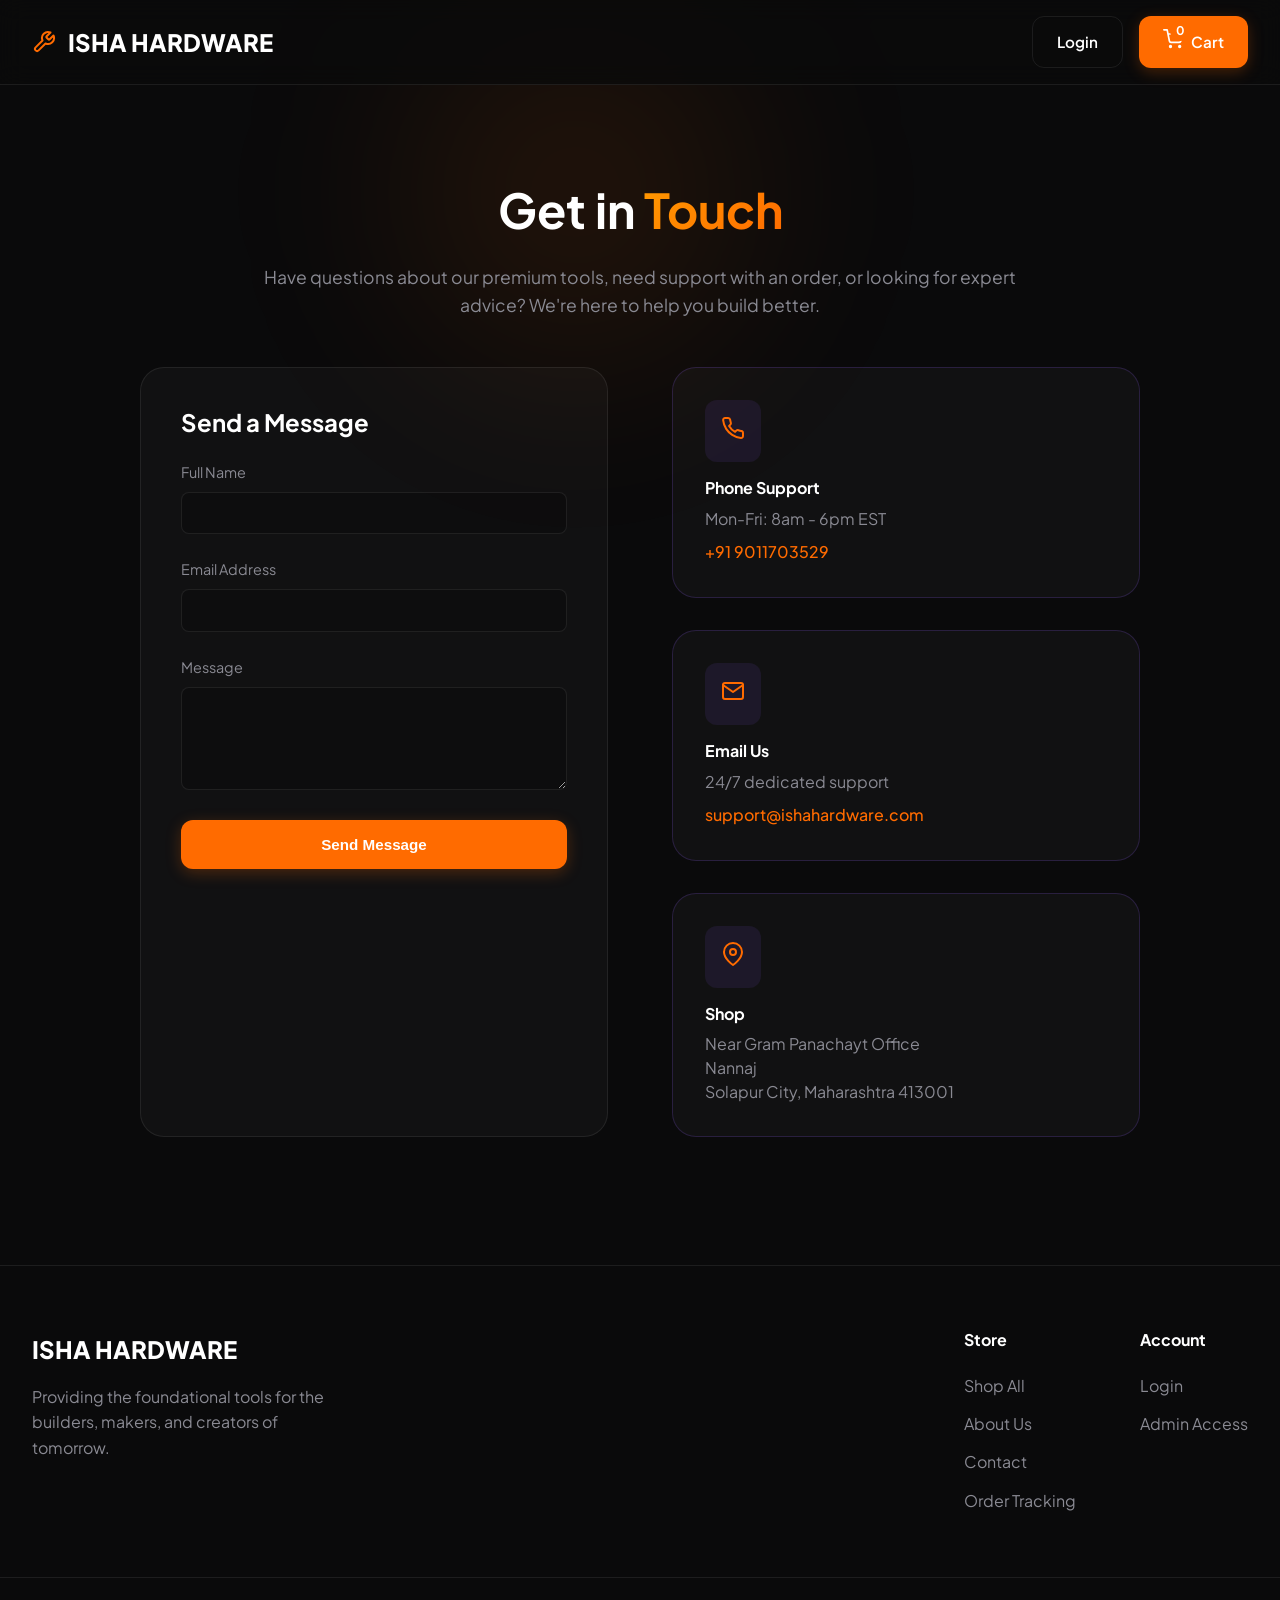
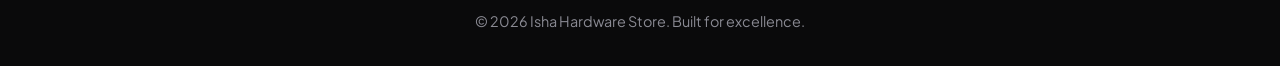
<file: contact.html>
<!doctype html>
<html lang="en">

<head>
  <meta charset="UTF-8">
  <meta name="viewport" content="width=device-width, initial-scale=1.0">
  <title>Contact Us | Isha Hardware Store</title>
  <link rel="stylesheet" href="./style.css">
</head>

<body>
  <div class="bg-glow"></div>

  <header class="header">
    <div class="container header-content">
      <a href="index.html" class="logo">
        <svg width="24" height="24" viewBox="0 0 24 24" fill="none" stroke="var(--primary)" stroke-width="2"
          stroke-linecap="round" stroke-linejoin="round">
          <path
            d="M14.7 6.3a1 1 0 0 0 0 1.4l1.6 1.6a1 1 0 0 0 1.4 0l3.77-3.77a6 6 0 0 1-7.94 7.94l-6.91 6.91a2.12 2.12 0 0 1-3-3l6.91-6.91a6 6 0 0 1 7.94-7.94l-3.76 3.76z">
          </path>
        </svg>
        ISHA HARDWARE
      </a>

      <div class="search-container" style="visibility: hidden;">
        <input type="text" class="search-input" placeholder="Search premium tools & materials...">
      </div>

      <div class="nav-actions">
        <a href="login.html" class="btn btn-outline admin-link" style="display: none; border-color: rgba(139, 92, 246, 0.4); color: #8b5cf6;">Admin</a>
        <a href="login.html" class="btn btn-outline auth-link">Login</a>
        <a href="cart.html" class="btn btn-primary">
          <div class="cart-icon-wrapper">
            <svg width="20" height="20" viewBox="0 0 24 24" fill="none" stroke="currentColor" stroke-width="2"
              stroke-linecap="round" stroke-linejoin="round">
              <circle cx="9" cy="21" r="1"></circle>
              <circle cx="20" cy="21" r="1"></circle>
              <path d="M1 1h4l2.68 13.39a2 2 0 0 0 2 1.61h9.72a2 2 0 0 0 2-1.61L23 6H6"></path>
            </svg>
            <span class="cart-badge">0</span>
          </div>
          Cart
        </a>
      </div>
    </div>
  </header>

  <main>
    <section class="container" style="padding-top: 6rem; padding-bottom: 4rem;">
      <div style="max-width: 800px; margin: 0 auto; text-align: center;">
        <h1 style="font-size: 3rem; margin-bottom: 1.5rem;">Get in <span class="text-gradient-primary">Touch</span></h1>
        <p style="color: var(--text-muted); margin-bottom: 3rem; font-size: 1.1rem;">
          Have questions about our premium tools, need support with an order, or looking for expert advice? We're here
          to help you build better.
        </p>
      </div>

      <div style="display: grid; grid-template-columns: 1fr 1fr; gap: 4rem; max-width: 1000px; margin: 0 auto;">
        <!-- Contact Form -->
        <div class="product-card" style="padding: 2.5rem; text-align: left;">
          <h3 style="color: #fff; margin-bottom: 1.5rem; font-size: 1.5rem;">Send a Message</h3>
          <form
            onsubmit="event.preventDefault(); alert('Message sent successfully! We will get back to you soon.'); this.reset();"
            style="display: flex; flex-direction: column; gap: 1.5rem;">
            <div>
              <label style="display: block; margin-bottom: 0.5rem; color: var(--text-muted); font-size: 0.9rem;">Full
                Name</label>
              <input type="text" required
                style="width: 100%; padding: 0.8rem; background: rgba(0, 0, 0, 0.2); border: 1px solid var(--border); border-radius: 8px; color: #fff; outline: none;">
            </div>
            <div>
              <label style="display: block; margin-bottom: 0.5rem; color: var(--text-muted); font-size: 0.9rem;">Email
                Address</label>
              <input type="email" required
                style="width: 100%; padding: 0.8rem; background: rgba(0, 0, 0, 0.2); border: 1px solid var(--border); border-radius: 8px; color: #fff; outline: none;">
            </div>
            <div>
              <label
                style="display: block; margin-bottom: 0.5rem; color: var(--text-muted); font-size: 0.9rem;">Message</label>
              <textarea required rows="5"
                style="width: 100%; padding: 0.8rem; background: rgba(0, 0, 0, 0.2); border: 1px solid var(--border); border-radius: 8px; color: #fff; outline: none; resize: vertical;"></textarea>
            </div>
            <button type="submit" class="btn btn-primary"
              style="width: 100%; justify-content: center; padding: 1rem;">Send Message</button>
          </form>
        </div>

        <!-- Contact Info -->
        <div style="display: flex; flex-direction: column; gap: 2rem;">
          <div class="product-card"
            style="padding: 2rem; display: flex; align-items: flex-start; gap: 1rem; border-color: rgba(139, 92, 246, 0.2);">
            <div
              style="background: rgba(139, 92, 246, 0.1); padding: 1rem; border-radius: 12px; color: var(--primary);">
              <svg width="24" height="24" viewBox="0 0 24 24" fill="none" stroke="currentColor" stroke-width="2"
                stroke-linecap="round" stroke-linejoin="round">
                <path
                  d="M22 16.92v3a2 2 0 0 1-2.18 2 19.79 19.79 0 0 1-8.63-3.07 19.5 19.5 0 0 1-6-6 19.79 19.79 0 0 1-3.07-8.67A2 2 0 0 1 4.11 2h3a2 2 0 0 1 2 1.72 12.84 12.84 0 0 0 .7 2.81 2 2 0 0 1-.45 2.11L8.09 9.91a16 16 0 0 0 6 6l1.27-1.27a2 2 0 0 1 2.11-.45 12.84 12.84 0 0 0 2.81.7A2 2 0 0 1 22 16.92z">
                </path>
              </svg>
            </div>
            <div>
              <h4 style="color: #fff; margin-bottom: 0.5rem;">Phone Support</h4>
              <p style="color: var(--text-muted); margin-bottom: 0.5rem;">Mon-Fri: 8am - 6pm EST</p>
              <a href="tel:+15551234567" style="color: var(--primary); text-decoration: none; font-weight: 500;">+91
                9011703529 </a>
            </div>
          </div>

          <div class="product-card"
            style="padding: 2rem; display: flex; align-items: flex-start; gap: 1rem; border-color: rgba(139, 92, 246, 0.2);">
            <div
              style="background: rgba(139, 92, 246, 0.1); padding: 1rem; border-radius: 12px; color: var(--primary);">
              <svg width="24" height="24" viewBox="0 0 24 24" fill="none" stroke="currentColor" stroke-width="2"
                stroke-linecap="round" stroke-linejoin="round">
                <path d="M4 4h16c1.1 0 2 .9 2 2v12c0 1.1-.9 2-2 2H4c-1.1 0-2-.9-2-2V6c0-1.1.9-2 2-2z"></path>
                <polyline points="22,6 12,13 2,6"></polyline>
              </svg>
            </div>
            <div>
              <h4 style="color: #fff; margin-bottom: 0.5rem;">Email Us</h4>
              <p style="color: var(--text-muted); margin-bottom: 0.5rem;">24/7 dedicated support</p>
              <a href="mailto:support@ishahardware.com"
                style="color: var(--primary); text-decoration: none; font-weight: 500;">support@ishahardware.com</a>
            </div>
          </div>

          <div class="product-card"
            style="padding: 2rem; display: flex; align-items: flex-start; gap: 1rem; border-color: rgba(139, 92, 246, 0.2);">
            <div
              style="background: rgba(139, 92, 246, 0.1); padding: 1rem; border-radius: 12px; color: var(--primary);">
              <svg width="24" height="24" viewBox="0 0 24 24" fill="none" stroke="currentColor" stroke-width="2"
                stroke-linecap="round" stroke-linejoin="round">
                <path d="M21 10c0 7-9 13-9 13s-9-6-9-13a9 9 0 0 1 18 0z"></path>
                <circle cx="12" cy="10" r="3"></circle>
              </svg>
            </div>
            <div>
              <h4 style="color: #fff; margin-bottom: 0.5rem;">Shop</h4>
              <p style="color: var(--text-muted); line-height: 1.5;">Near Gram Panachayt Office<br>Nannaj<br>Solapur
                City, Maharashtra 413001</p>
            </div>
          </div>
        </div>
      </div>
    </section>
  </main>

  <footer style="border-top: 1px solid var(--border); padding: 4rem 0 2rem; margin-top: 4rem;">
    <div class="container" style="display: flex; justify-content: space-between; flex-wrap: wrap; gap: 4rem;">
      <div style="flex: 1; min-width: 300px;">
        <div class="logo" style="margin-bottom: 1rem;">ISHA HARDWARE</div>
        <p style="color: var(--text-muted); max-width: 300px;">Providing the foundational tools for the builders,
          makers, and creators of tomorrow.</p>
      </div>
      <div>
        <h4 style="margin-bottom: 1.5rem; color: #fff;">Store</h4>
        <ul style="list-style: none; display: flex; flex-direction: column; gap: 0.8rem;">
          <li><a href="index.html" style="color: var(--text-muted); text-decoration: none;">Shop All</a></li>
          <li><a href="about.html" style="color: var(--text-muted); text-decoration: none;">About Us</a></li>
          <li><a href="contact.html" style="color: var(--text-muted); text-decoration: none;">Contact</a></li>
          <li><a href="orders.html" style="color: var(--text-muted); text-decoration: none;">Order Tracking</a></li>
        </ul>
      </div>
      <div>
        <h4 style="margin-bottom: 1.5rem; color: #fff;">Account</h4>
        <ul style="list-style: none; display: flex; flex-direction: column; gap: 0.8rem;">
          <li><a href="login.html" style="color: var(--text-muted); text-decoration: none;" class="auth-link">Login</a>
          </li>
          <li><a href="login.html" style="color: var(--text-muted); text-decoration: none;">Admin Access</a></li>
        </ul>
      </div>
    </div>
    <div class="container"
      style="margin-top: 4rem; padding-top: 2rem; border-top: 1px solid var(--border); text-align: center; color: var(--text-muted); font-size: 0.9rem;">
      © 2026 Isha Hardware Store. Built for excellence.
    </div>
  </footer>

  <script src="./script.js"></script>
</body>

</html>
</file>
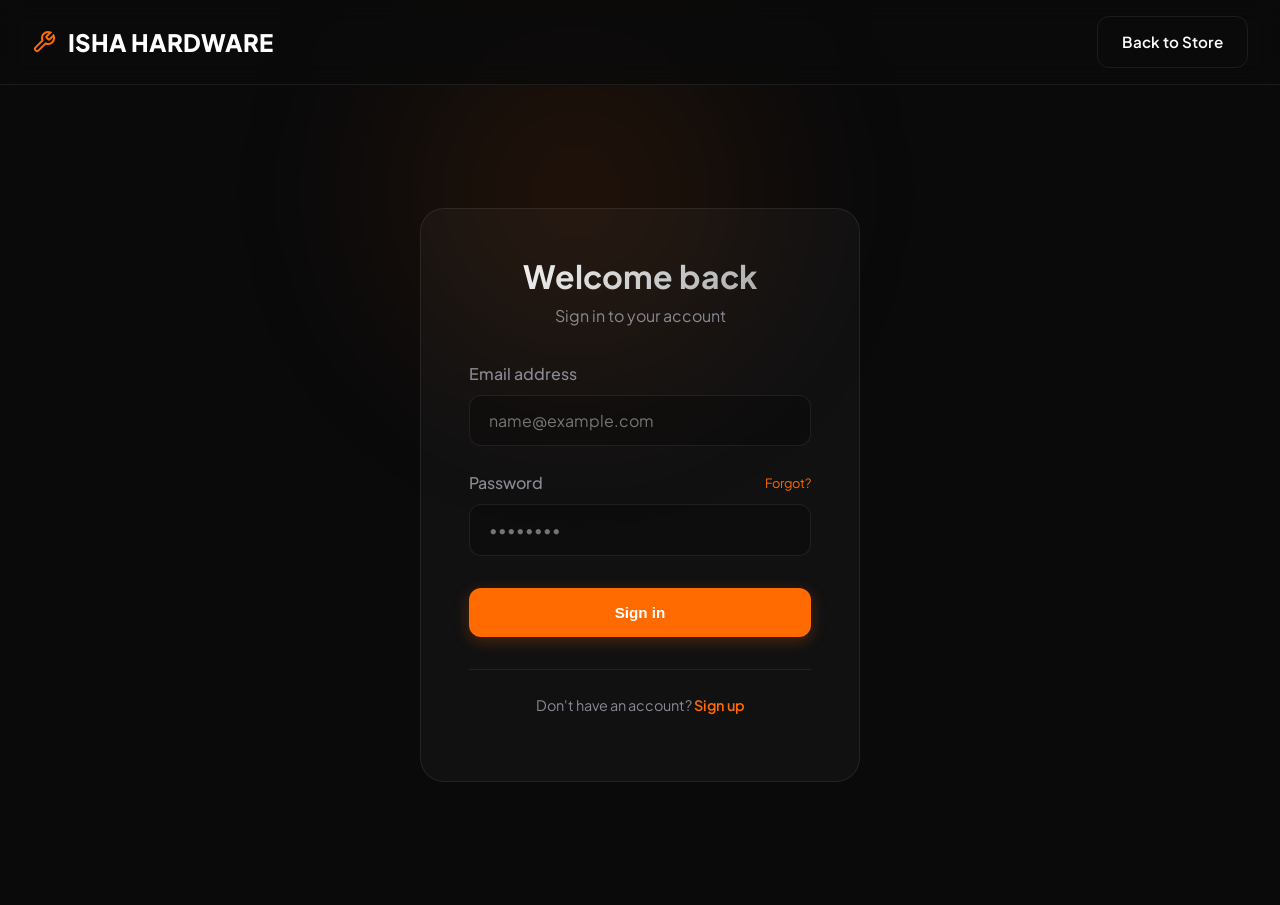
<file: login.html>
<!doctype html>
<html lang="en">
<head>
  <meta charset="UTF-8">
  <meta name="viewport" content="width=device-width, initial-scale=1.0">
  <title>Login | Isha Hardware</title>
  <link rel="stylesheet" href="./style.css">
</head>
<body>
  <div class="bg-glow"></div>

  <header class="header">
    <div class="container header-content">
      <a href="index.html" class="logo">
        <svg width="24" height="24" viewBox="0 0 24 24" fill="none" stroke="var(--primary)" stroke-width="2"><path d="M14.7 6.3a1 1 0 0 0 0 1.4l1.6 1.6a1 1 0 0 0 1.4 0l3.77-3.77a6 6 0 0 1-7.94 7.94l-6.91 6.91a2.12 2.12 0 0 1-3-3l6.91-6.91a6 6 0 0 1 7.94-7.94l-3.76 3.76z"></path></svg>
        ISHA HARDWARE
      </a>
      <div class="nav-actions">
        <a href="index.html" class="btn btn-outline">Back to Store</a>
      </div>
    </div>
  </header>

  <main class="auth-wrapper">
    <div class="auth-card">
      <div style="text-align: center; margin-bottom: 2rem;">
        <h2 style="font-size: 2rem; margin-bottom: 0.5rem;" class="text-gradient">Welcome back</h2>
        <p style="color: var(--text-muted);">Sign in to your account</p>
      </div>
      
      <form id="loginForm" onsubmit="handleLogin(event)">
        <div class="form-group">
          <label class="form-label">Email address</label>
          <input type="email" id="email" class="form-control" required placeholder="name@example.com">
        </div>
        
        <div class="form-group" style="margin-bottom: 2rem;">
          <div style="display: flex; justify-content: space-between; align-items: center; margin-bottom: 0.5rem;">
            <label class="form-label" style="margin-bottom: 0;">Password</label>
            <a href="#" style="font-size: 0.8rem; color: var(--primary); text-decoration: none;">Forgot?</a>
          </div>
          <input type="password" id="password" class="form-control" required placeholder="••••••••">
        </div>
        
        <button type="submit" class="btn btn-primary" style="width: 100%; padding: 1rem;">Sign in</button>
      </form>
      
      <div style="margin-top: 2rem; text-align: center; font-size: 0.9rem; color: var(--text-muted); padding-top: 1.5rem; border-top: 1px solid var(--border);">
        <p style="margin-bottom: 1rem;">Don't have an account? <a href="#" style="color: var(--primary); text-decoration: none; font-weight: 600;">Sign up</a></p>

      </div>
    </div>
  </main>

  <script src="./script.js"></script>
  <script>
    function handleLogin(e) {
      e.preventDefault();
      const email = document.getElementById('email').value;
      const pass = document.getElementById('password').value;
      
      if (email.endsWith('@admin.com')) {
        // Admin user routing
        localStorage.setItem('currentAdmin', JSON.stringify({ email: email, name: email.split('@')[0] }));
        window.location.href = 'admin.html';
      } else {
        // Standard user routing
        localStorage.setItem('currentUser', JSON.stringify({ email: email, name: email.split('@')[0] }));
        
        // Check if there's a redirect query param
        const urlParams = new URLSearchParams(window.location.search);
        const redirect = urlParams.get('redirect');
        
        if (redirect) {
          window.location.href = redirect;
        } else {
          window.location.href = 'index.html';
        }
      }
    }
  </script>
</body>
</html>
</file>
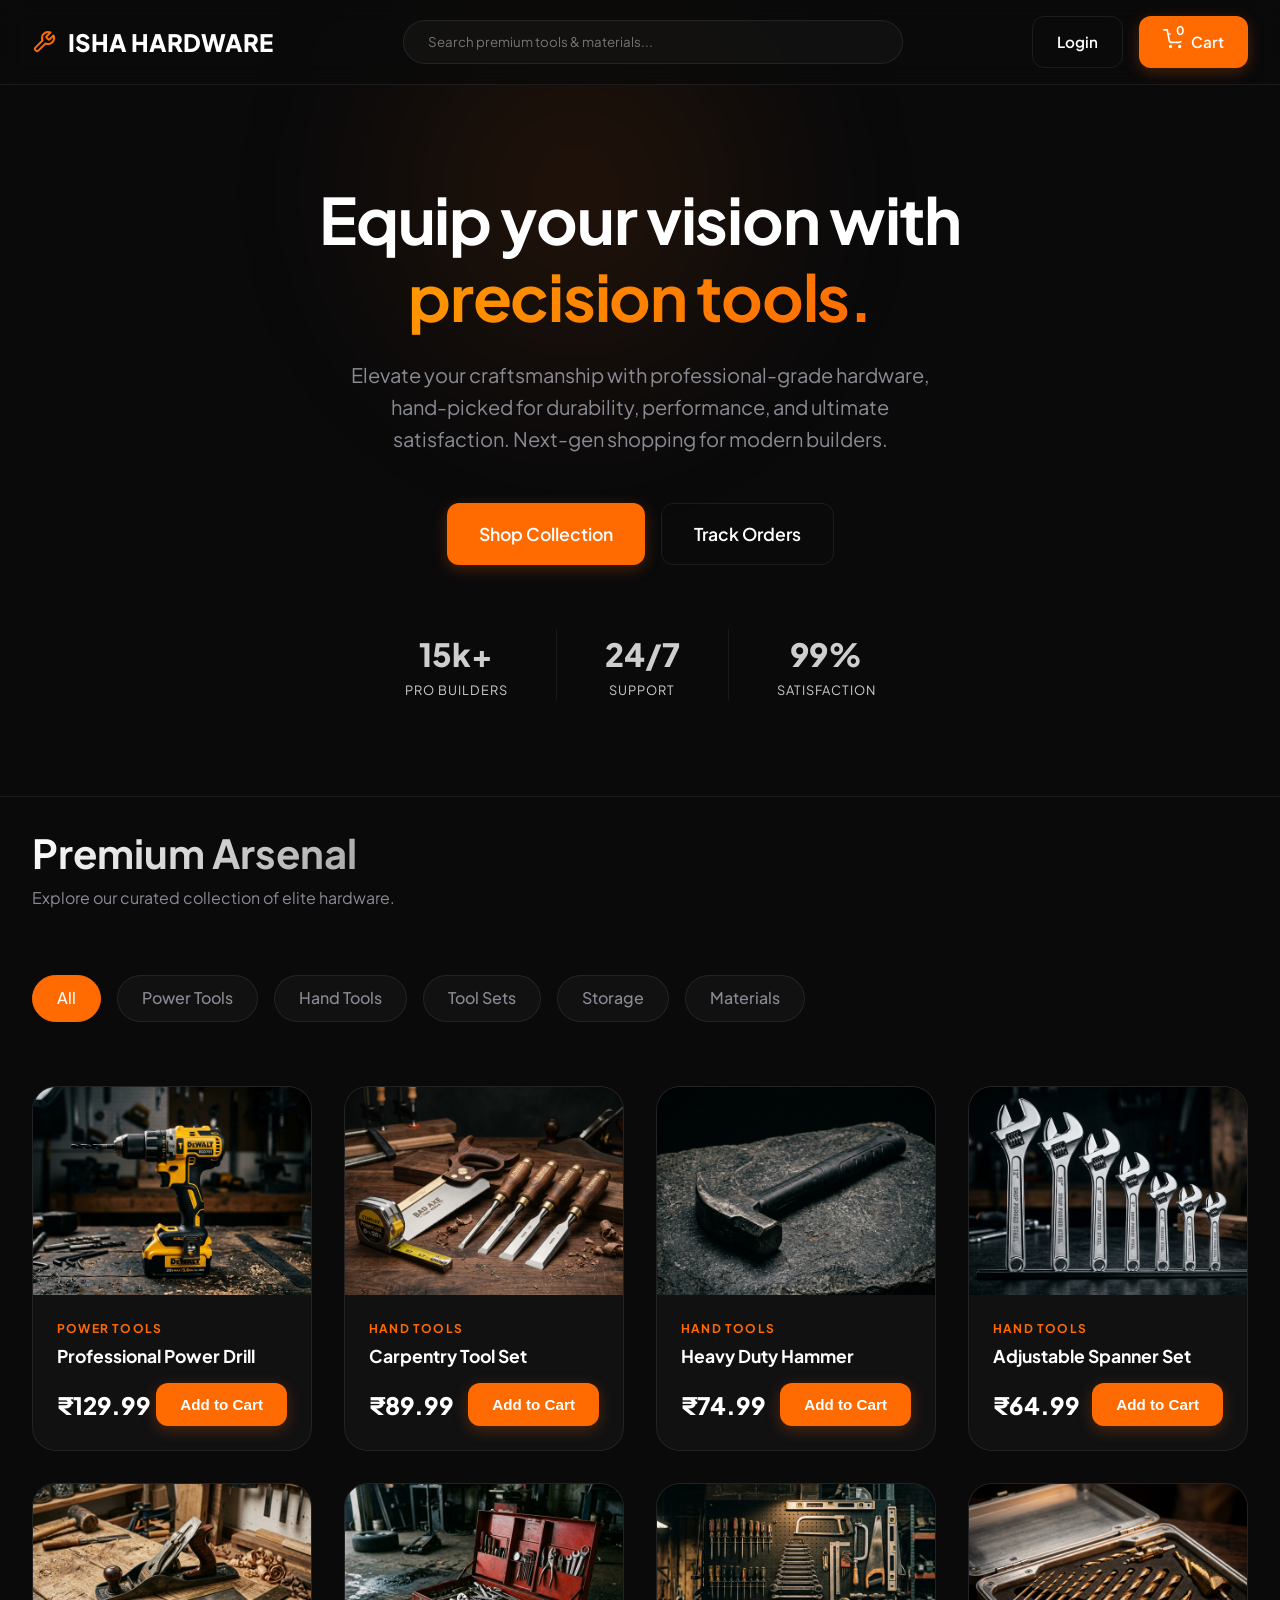
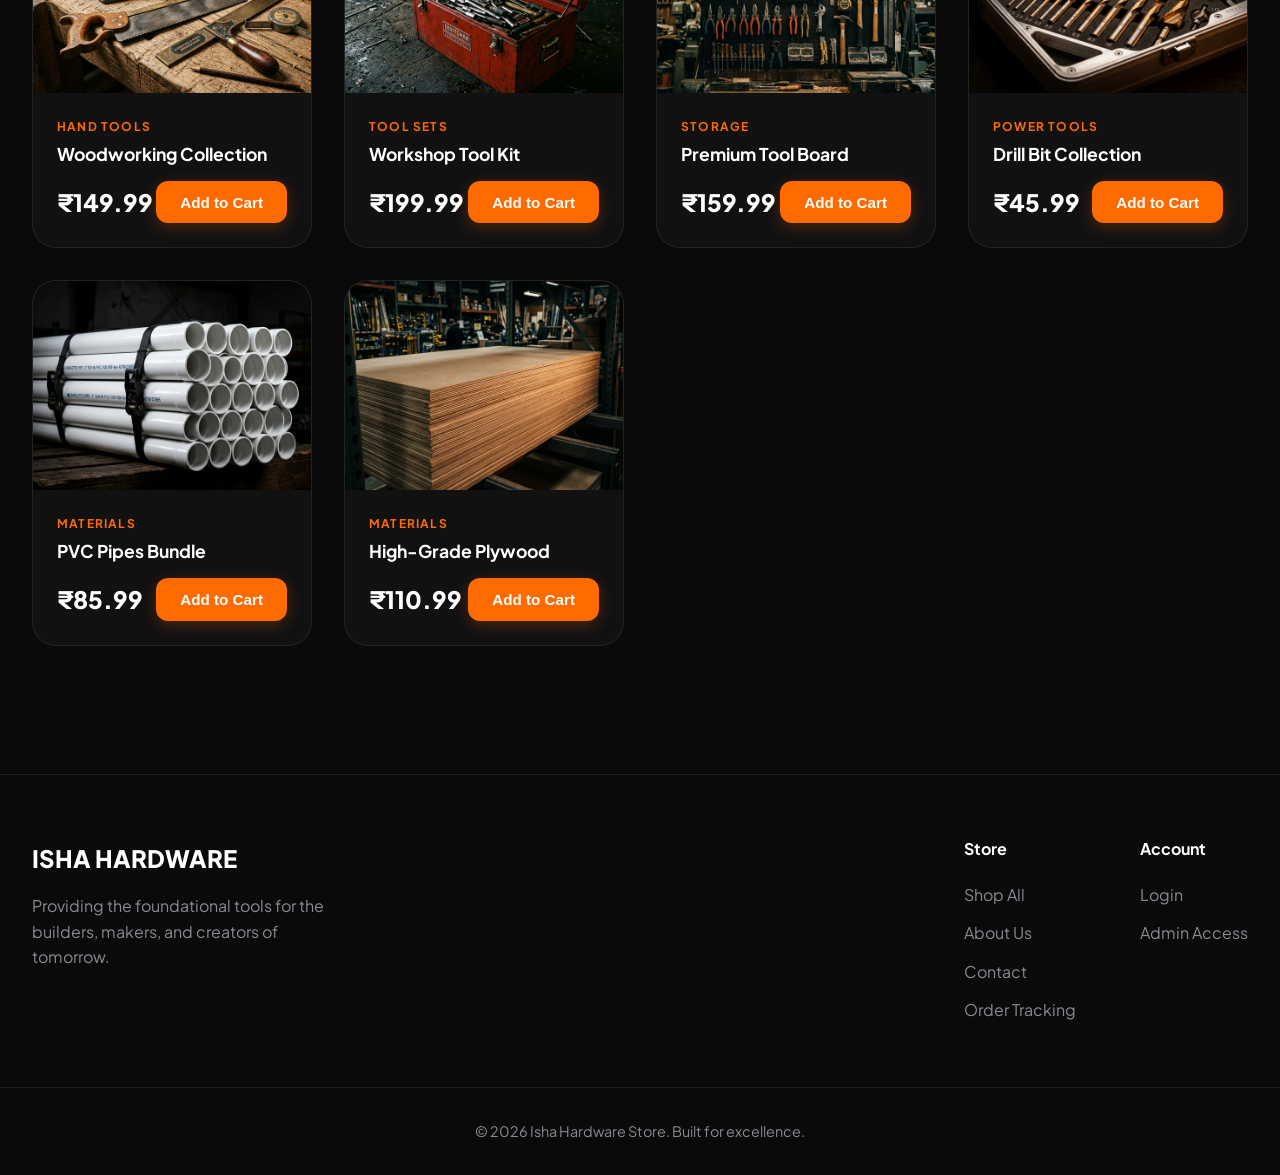
<file: order-confirmation.html>
<!doctype html>
<html lang="en">
<head>
  <meta charset="UTF-8">
  <meta name="viewport" content="width=device-width, initial-scale=1.0">
  <title>Order Confirmed | Isha Hardware</title>
  <link rel="stylesheet" href="./style.css">
  <style>
    .success-icon { width: 80px; height: 80px; border-radius: 50%; background: #10b981; display: flex; align-items: center; justify-content: center; color: white; margin: 0 auto 2rem; box-shadow: 0 0 30px rgba(16, 185, 129, 0.4); animation: pop 0.5s cubic-bezier(0.175, 0.885, 0.32, 1.275); }
    @keyframes pop { 0% { transform: scale(0); } 100% { transform: scale(1); } }
    .receipt { background: var(--bg-card); border: 1px solid var(--border); border-radius: var(--radius-lg); padding: 3rem; margin-top: 2rem; text-align: left; }
    .receipt-row { display: flex; justify-content: space-between; padding: 1rem 0; border-bottom: 1px dashed var(--border); }
    .receipt-row:last-child { border-bottom: none; }
  </style>
</head>
<body>
  <div class="bg-glow"></div>

  <header class="header">
    <div class="container header-content">
      <a href="index.html" class="logo">
        <svg width="24" height="24" viewBox="0 0 24 24" fill="none" stroke="var(--primary)" stroke-width="2"><path d="M14.7 6.3a1 1 0 0 0 0 1.4l1.6 1.6a1 1 0 0 0 1.4 0l3.77-3.77a6 6 0 0 1-7.94 7.94l-6.91 6.91a2.12 2.12 0 0 1-3-3l6.91-6.91a6 6 0 0 1 7.94-7.94l-3.76 3.76z"></path></svg>
        ISHA HARDWARE
      </a>
      <div class="nav-actions">
        <a href="index.html" class="btn btn-outline">Continue Shopping</a>
      </div>
    </div>
  </header>

  <main class="container" style="padding: 6rem 2rem; text-align: center; max-width: 800px; margin: 0 auto;">
    
    <div class="success-icon">
      <svg width="40" height="40" viewBox="0 0 24 24" fill="none" class="cart-svg" stroke="currentColor" stroke-width="3" stroke-linecap="round" stroke-linejoin="round"><polyline points="20 6 9 17 4 12"></polyline></svg>
    </div>
    
    <h1 style="font-size: 3rem; margin-bottom: 1rem;" class="text-gradient">Order Successful!</h1>
    <p style="color: var(--text-muted); font-size: 1.2rem; margin-bottom: 3rem;">Thank you for choosing Isha Hardware. Your order is being processed.</p>
    
    <div class="receipt">
      <h2 style="margin-bottom: 0.5rem; font-size: 1.25rem; color: var(--primary);">Order Details</h2>
      <p style="color: var(--text-muted); font-size: 0.9rem; margin-bottom: 2rem;" id="orderMeta">Loading...</p>
      
      <div id="receiptItems"></div>
      
      <div class="receipt-row" style="margin-top: 1rem;">
        <span style="color: var(--text-muted);">Shipping</span>
        <span style="font-weight: 600;">₹50.00</span>
      </div>
      
      <div class="receipt-row" style="border-top: 2px solid var(--border); border-bottom: none; border-style: solid; margin-top: 1rem;">
        <span style="font-size: 1.25rem; font-weight: 700;">Total Paid</span>
        <span style="font-size: 1.25rem; font-weight: 800;" class="text-gradient-primary" id="receiptTotal">₹0.00</span>
      </div>
      
      <div style="margin-top: 3rem; background: rgba(0,0,0,0.2); padding: 1.5rem; border-radius: var(--radius); border: 1px solid var(--border);">
        <h3 style="font-size: 1rem; margin-bottom: 0.5rem;">Delivery Address</h3>
        <p style="color: var(--text-muted); font-size: 0.9rem; line-height: 1.6;" id="receiptAddress"></p>
      </div>
    </div>
    
    <div style="margin-top: 3rem;">
      <a href="orders.html" class="btn btn-primary" style="padding: 1rem 3rem;">View Order History</a>
    </div>

  </main>

  <script src="./script.js"></script>
  <script>
    document.addEventListener('DOMContentLoaded', () => {
      const order = JSON.parse(localStorage.getItem('lastPlacedOrder'));
      
      if (!order) {
        window.location.href = 'index.html';
        return;
      }
      
      const dateStr = new Date(order.date).toLocaleDateString('en-IN', {
        year: 'numeric', month: 'long', day: 'numeric', hour: '2-digit', minute: '2-digit'
      });
      
      document.getElementById('orderMeta').innerHTML = `
        <strong>ID:</strong> ${order.id} &bull; <strong>Date:</strong> ${dateStr}<br>
        <strong>Payment:</strong> ${order.paymentMethod}
      `;
      
      const list = document.getElementById('receiptItems');
      order.items.forEach(item => {
        const div = document.createElement('div');
        div.className = 'receipt-row';
        div.innerHTML = `
          <span>${item.name} <span style="color: var(--text-muted);">x${item.quantity}</span></span>
          <span>₹${(item.price * item.quantity).toFixed(2)}</span>
        `;
        list.appendChild(div);
      });
      
      document.getElementById('receiptTotal').textContent = `₹${order.total.toFixed(2)}`;
      
      const addr = order.address;
      document.getElementById('receiptAddress').innerHTML = `
        ${addr.fname} ${addr.lname}<br>
        ${addr.street}, ${addr.city}, ${addr.pin}
      `;
    });
  </script>
</body>
</html>
</file>
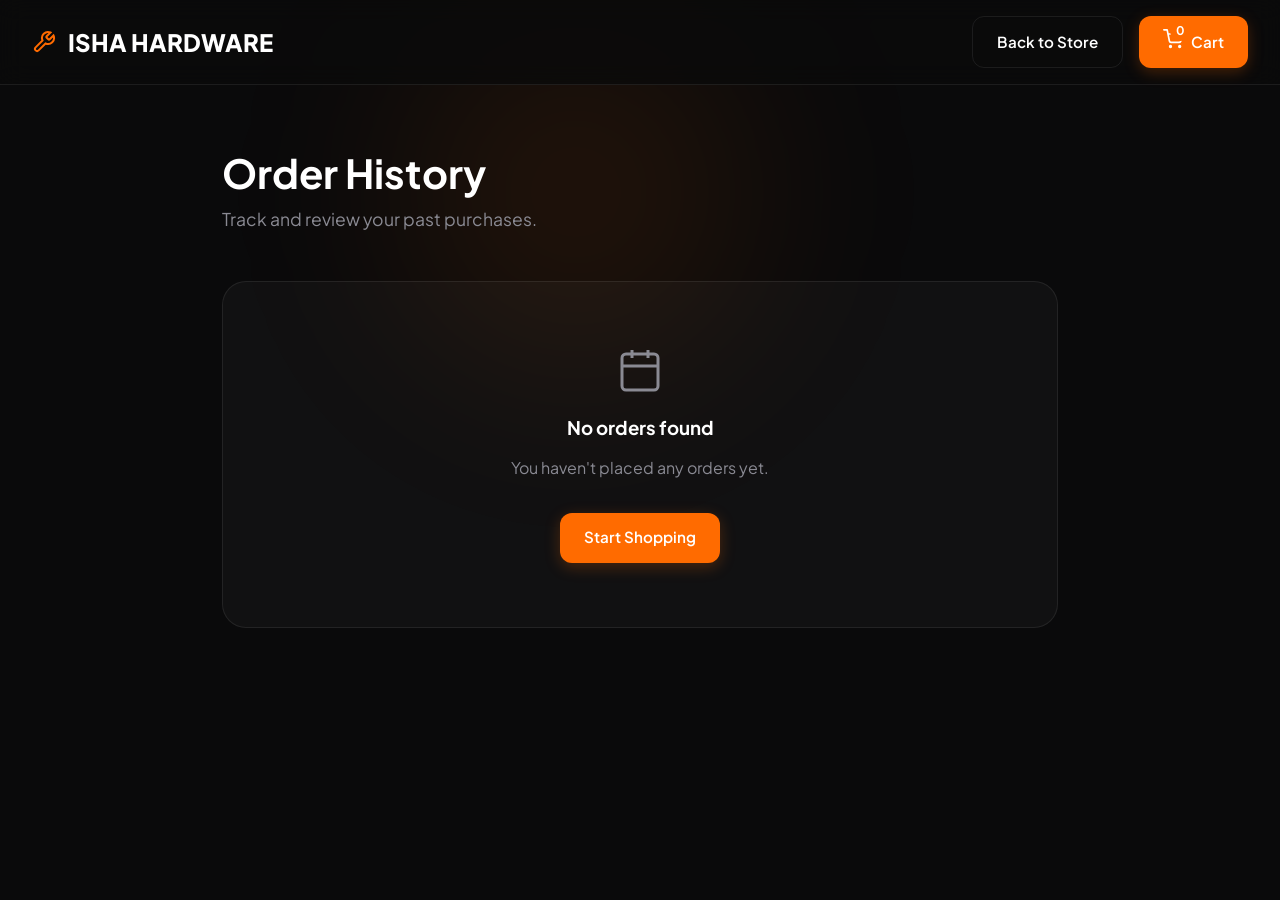
<file: orders.html>
<!doctype html>
<html lang="en">
<head>
  <meta charset="UTF-8">
  <meta name="viewport" content="width=device-width, initial-scale=1.0">
  <title>Your Orders | Isha Hardware</title>
  <link rel="stylesheet" href="./style.css">
  <style>
    .order-card { background: var(--bg-card); border: 1px solid var(--border); border-radius: var(--radius-lg); padding: 2rem; margin-bottom: 1.5rem; transition: var(--transition); }
    .order-card:hover { border-color: rgba(255,255,255,0.15); }
    .order-header { display: flex; justify-content: space-between; align-items: flex-start; margin-bottom: 1.5rem; padding-bottom: 1.5rem; border-bottom: 1px solid var(--border); flex-wrap: wrap; gap: 1rem; }
    .order-id { font-size: 1.25rem; font-weight: 700; color: #fff; margin-bottom: 0.25rem; }
    .order-date { font-size: 0.9rem; color: var(--text-muted); }
    .order-status { display: inline-flex; align-items: center; padding: 0.4rem 1rem; border-radius: 100px; font-size: 0.8rem; font-weight: 700; background: rgba(16, 185, 129, 0.15); color: #10b981; border: 1px solid rgba(16, 185, 129, 0.3); }
    .order-total { font-size: 1.5rem; font-weight: 800; color: #fff; text-align: right; }
    .order-items { display: grid; gap: 1rem; }
    .order-item-row { display: flex; justify-content: space-between; align-items: center; padding: 0.5rem 0; }
  </style>
</head>
<body>
  <div class="bg-glow"></div>

  <header class="header">
    <div class="container header-content">
      <a href="index.html" class="logo">
        <svg width="24" height="24" viewBox="0 0 24 24" fill="none" stroke="var(--primary)" stroke-width="2"><path d="M14.7 6.3a1 1 0 0 0 0 1.4l1.6 1.6a1 1 0 0 0 1.4 0l3.77-3.77a6 6 0 0 1-7.94 7.94l-6.91 6.91a2.12 2.12 0 0 1-3-3l6.91-6.91a6 6 0 0 1 7.94-7.94l-3.76 3.76z"></path></svg>
        ISHA HARDWARE
      </a>
      <div class="nav-actions">
        <a href="index.html" class="btn btn-outline">Back to Store</a>
        <a href="cart.html" class="btn btn-primary">
          <div class="cart-icon-wrapper">
            <svg width="20" height="20" viewBox="0 0 24 24" fill="none" class="cart-svg" stroke="currentColor" stroke-width="2" stroke-linecap="round" stroke-linejoin="round">
              <circle cx="9" cy="21" r="1"></circle><circle cx="20" cy="21" r="1"></circle>
              <path d="M1 1h4l2.68 13.39a2 2 0 0 0 2 1.61h9.72a2 2 0 0 0 2-1.61L23 6H6"></path>
            </svg>
            <span class="cart-badge">0</span>
          </div>
          Cart
        </a>
      </div>
    </div>
  </header>

  <main class="container" style="padding: 4rem 2rem; max-width: 900px; margin: 0 auto;">
    
    <div style="display: flex; justify-content: space-between; align-items: flex-end; margin-bottom: 3rem;">
      <div>
        <h1 style="font-size: 2.5rem; margin-bottom: 0.5rem;">Order History</h1>
        <p style="color: var(--text-muted); font-size: 1.1rem;">Track and review your past purchases.</p>
      </div>
    </div>

    <div id="ordersList">
      <!-- Orders injected via JS -->
      <div style="text-align: center; padding: 4rem; background: var(--bg-card); border-radius: var(--radius-lg); border: 1px solid var(--border);" id="emptyOrdersMessage" style="display: none;">
        <svg style="color: var(--text-muted); margin-bottom: 1rem;" width="48" height="48" viewBox="0 0 24 24" fill="none" stroke="currentColor" stroke-width="1.5"><rect x="3" y="4" width="18" height="18" rx="2" ry="2"></rect><line x1="16" y1="2" x2="16" y2="6"></line><line x1="8" y1="2" x2="8" y2="6"></line><line x1="3" y1="10" x2="21" y2="10"></line></svg>
        <h3 style="margin-bottom: 1rem;">No orders found</h3>
        <p style="color: var(--text-muted); margin-bottom: 2rem;">You haven't placed any orders yet.</p>
        <a href="index.html" class="btn btn-primary">Start Shopping</a>
      </div>
    </div>

  </main>

  <script src="./script.js"></script>
  <script>
    document.addEventListener('DOMContentLoaded', () => {
      // For demo, we just get from allOrders but normally we'd filter by user
      const allOrders = JSON.parse(localStorage.getItem('allOrders')) || [];
      const userOrders = currentUser ? allOrders.filter(o => o.userEmail === currentUser.email) : allOrders; // Show all if not logged in just for demo testing

      const list = document.getElementById('ordersList');
      const emptyMsg = document.getElementById('emptyOrdersMessage');

      if (userOrders.length === 0) {
        if (emptyMsg) emptyMsg.style.display = 'block';
        return;
      }
      
      if (emptyMsg) emptyMsg.style.display = 'none';
      list.innerHTML = '';
      
      userOrders.forEach(order => {
        const dateStr = new Date(order.date).toLocaleDateString('en-IN', {
          year: 'numeric', month: 'long', day: 'numeric'
        });
        
        const card = document.createElement('div');
        card.className = 'order-card';
        
        let itemsHtml = '';
        order.items.forEach(item => {
          itemsHtml += `
            <div class="order-item-row">
              <div style="display: flex; gap: 1rem; align-items: center;">
                <div style="width: 40px; height: 40px; border-radius: 6px; background: #111; overflow: hidden;">
                  <img src="${item.image}" style="width: 100%; height: 100%; object-fit: cover;" onerror="this.onerror=null; this.src='https://images.unsplash.com/photo-1581092160562-40aa08e78837?q=80&w=100';">
                </div>
                <div>
                  <div style="font-weight: 500; font-size: 0.95rem;">${item.name}</div>
                  <div style="color: var(--text-muted); font-size: 0.8rem;">Qty: ${item.quantity}</div>
                </div>
              </div>
              <div style="font-weight: 600;">₹${(item.price * item.quantity).toFixed(2)}</div>
            </div>
          `;
        });
        
        card.innerHTML = `
          <div class="order-header">
            <div>
              <div class="order-id">Order ${order.id}</div>
              <div class="order-date">Placed on ${dateStr} &bull; ${order.paymentMethod}</div>
            </div>
            <div style="text-align: right;">
              <div class="order-status">${order.status}</div>
              <div class="order-total" style="margin-top: 0.5rem;">₹${order.total.toFixed(2)}</div>
            </div>
          </div>
          <div class="order-items">
            <h4 style="font-size: 0.9rem; color: var(--text-muted); margin-bottom: 0.5rem; text-transform: uppercase; letter-spacing: 1px;">Items</h4>
            ${itemsHtml}
          </div>
        `;
        list.appendChild(card);
      });
    });
  </script>
</body>
</html>
</file>
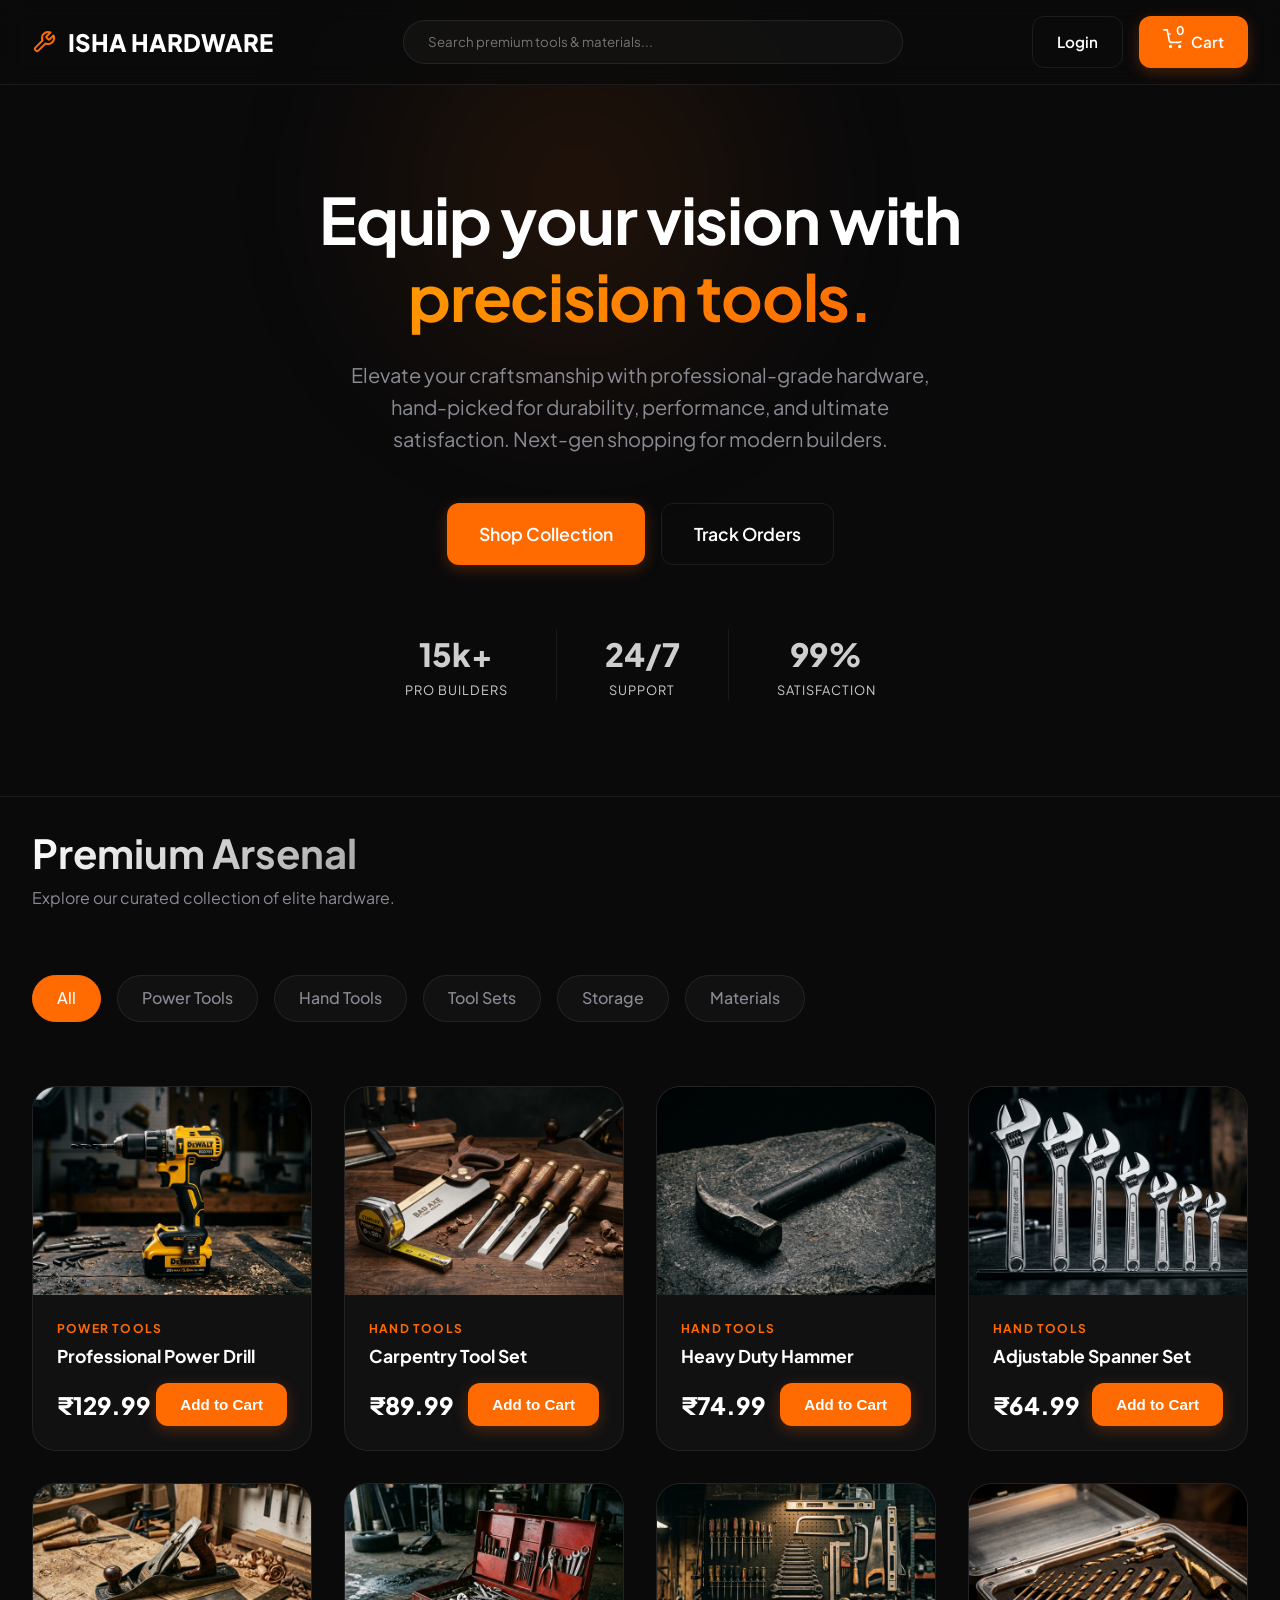
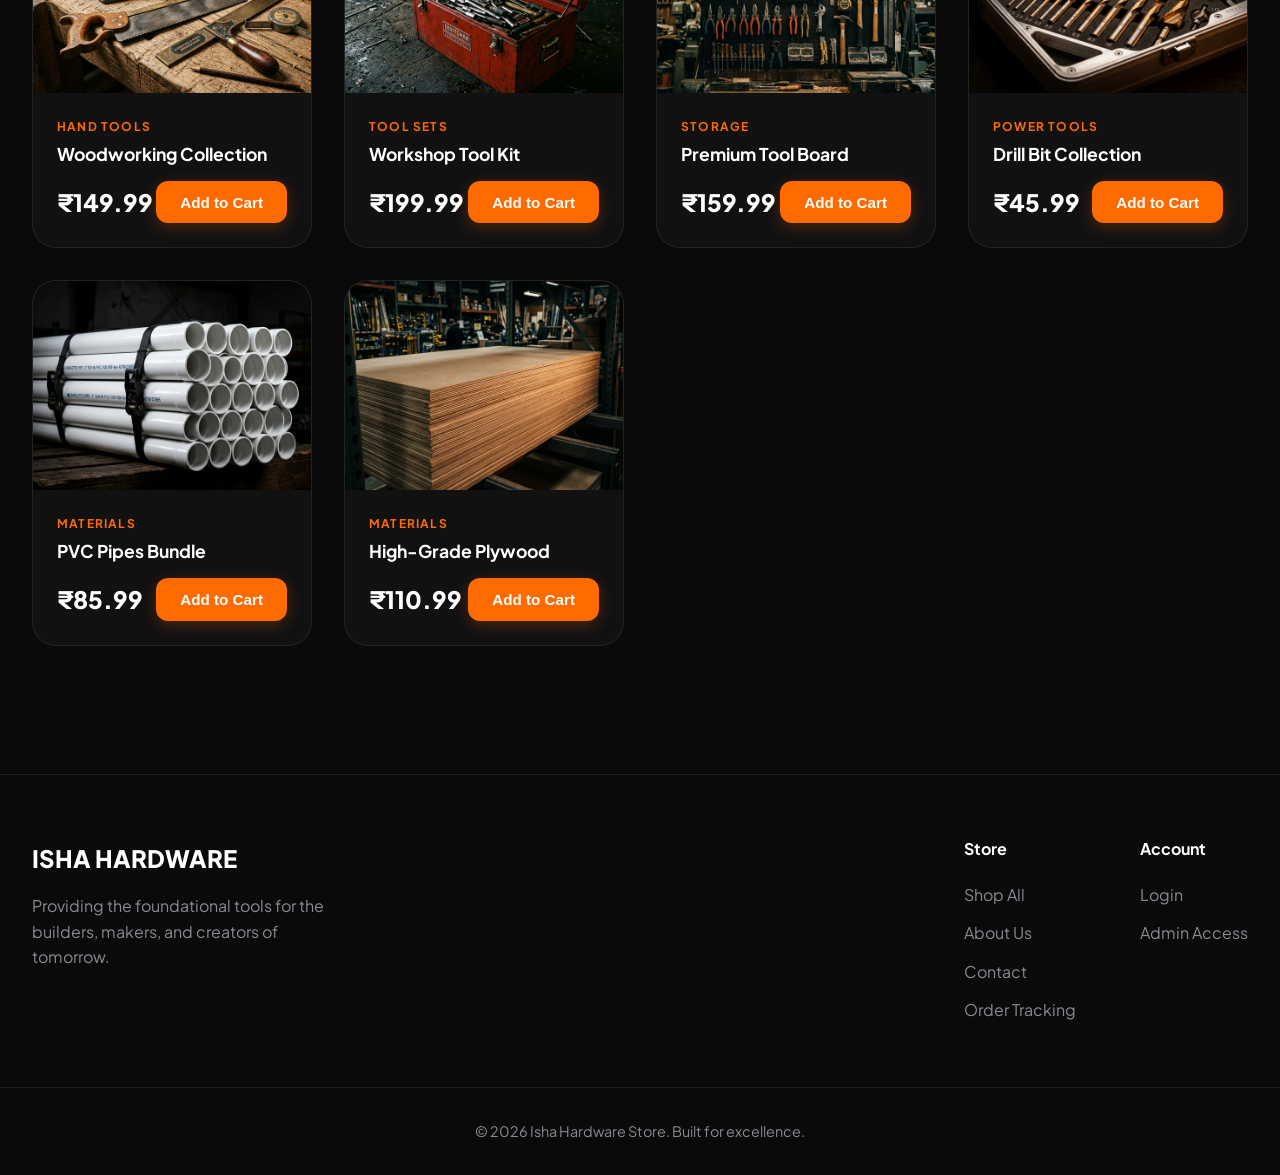
<file: payment.html>
<!doctype html>
<html lang="en">
<head>
  <meta charset="UTF-8">
  <meta name="viewport" content="width=device-width, initial-scale=1.0">
  <title>Payment | Isha Hardware</title>
  <link rel="stylesheet" href="./style.css">
  <style>
    .stepper { display: flex; align-items: center; justify-content: center; margin-bottom: 4rem; position: relative; max-width: 600px; margin: 0 auto 4rem; }
    .stepper::before { content: ''; position: absolute; top: 18px; left: 0; right: 0; height: 2px; background: var(--bg-card); z-index: 0; }
    .stepper-progress { position: absolute; top: 18px; left: 0; height: 2px; background: var(--primary); z-index: 1; transition: var(--transition); }
    .step { position: relative; z-index: 2; display: flex; flex-direction: column; align-items: center; gap: 0.5rem; flex: 1; }
    .step-icon { width: 36px; height: 36px; border-radius: 50%; background: var(--bg-card); border: 2px solid var(--border); display: flex; align-items: center; justify-content: center; font-weight: 700; color: var(--text-muted); transition: var(--transition); }
    .step.active .step-icon { background: var(--bg-main); border-color: var(--primary); color: var(--primary); box-shadow: 0 0 15px var(--primary-glow); }
    .step.completed .step-icon { background: var(--primary); border-color: var(--primary); color: #fff; }
    .step-label { font-size: 0.8rem; font-weight: 600; text-transform: uppercase; letter-spacing: 1px; color: var(--text-muted); }
    .step.active .step-label { color: var(--primary); }
    
    .payment-option { display: flex; align-items: center; gap: 1rem; padding: 1.5rem; border: 1px solid var(--border); border-radius: var(--radius); margin-bottom: 1rem; cursor: pointer; transition: var(--transition); background: rgba(0,0,0,0.2); }
    .payment-option:hover { border-color: var(--border-hover); background: var(--bg-card); }
    .payment-option.selected { border-color: var(--primary); background: rgba(255, 107, 0, 0.05); }
    .payment-radio { width: 22px; height: 22px; border-radius: 50%; border: 2px solid var(--border); display: flex; align-items: center; justify-content: center; }
    .payment-option.selected .payment-radio { border-color: var(--primary); }
    .payment-radio::after { content: ''; width: 10px; height: 10px; border-radius: 50%; background: var(--primary); opacity: 0; transition: var(--transition); transform: scale(0.5); }
    .payment-option.selected .payment-radio::after { opacity: 1; transform: scale(1); }
  </style>
</head>
<body>
  <div class="bg-glow"></div>

  <header class="header">
    <div class="container header-content">
      <a href="index.html" class="logo">
        <svg width="24" height="24" viewBox="0 0 24 24" fill="none" stroke="var(--primary)" stroke-width="2"><path d="M14.7 6.3a1 1 0 0 0 0 1.4l1.6 1.6a1 1 0 0 0 1.4 0l3.77-3.77a6 6 0 0 1-7.94 7.94l-6.91 6.91a2.12 2.12 0 0 1-3-3l6.91-6.91a6 6 0 0 1 7.94-7.94l-3.76 3.76z"></path></svg>
        ISHA HARDWARE
      </a>
      <div class="nav-actions">
        <a href="checkout.html" class="btn btn-outline">← Back to Address</a>
      </div>
    </div>
  </header>

  <main class="container" style="padding: 4rem 2rem;">
    
    <div class="stepper">
      <div class="stepper-progress" style="width: 100%;"></div>
      <div class="step completed">
        <div class="step-icon">✓</div>
        <div class="step-label" style="color:var(--text-main);">Address</div>
      </div>
      <div class="step active">
        <div class="step-icon">2</div>
        <div class="step-label">Payment</div>
      </div>
      <div class="step">
        <div class="step-icon">3</div>
        <div class="step-label">Review</div>
      </div>
    </div>

    <div style="display: grid; grid-template-columns: 2fr 1fr; gap: 4rem;" class="cart-layout">
      
      <!-- Payment Methods -->
      <div style="background: var(--bg-card); border: 1px solid var(--border); border-radius: var(--radius-lg); padding: 3rem;">
        <h2 style="margin-bottom: 2rem;">Select Payment Method</h2>
        
        <div class="payment-option selected" onclick="selectPayment('cod')">
          <div class="payment-radio"></div>
          <div>
            <h3 style="font-size: 1.1rem; margin-bottom: 0.25rem;">Cash on Delivery</h3>
            <p style="color: var(--text-muted); font-size: 0.9rem;">Pay with cash when your order is delivered.</p>
          </div>
        </div>

        <div class="payment-option" onclick="selectPayment('upi')">
          <div class="payment-radio"></div>
          <div>
            <h3 style="font-size: 1.1rem; margin-bottom: 0.25rem;">UPI (Google Pay, PhonePe)</h3>
            <p style="color: var(--text-muted); font-size: 0.9rem;">Pay instantly via UPI apps.</p>
          </div>
        </div>

        <div class="payment-option" onclick="selectPayment('card')">
          <div class="payment-radio"></div>
          <div>
            <h3 style="font-size: 1.1rem; margin-bottom: 0.25rem;">Credit / Debit Card</h3>
            <p style="color: var(--text-muted); font-size: 0.9rem;">Visa, Mastercard, RuPay accepted.</p>
          </div>
        </div>

        <div style="margin-top: 3rem; padding-top: 2rem; border-top: 1px solid var(--border);">
          <h3 style="margin-bottom: 1rem; font-size: 1.1rem;">Shipping To:</h3>
          <div id="addressDisplay" style="color: var(--text-muted); background: rgba(0,0,0,0.2); padding: 1.5rem; border-radius: var(--radius); border: 1px solid var(--border);">
            <!-- Address injected here -->
          </div>
        </div>
        
        <div style="margin-top: 2rem; display: flex; justify-content: flex-end;">
          <button onclick="placeOrder()" class="btn btn-primary" style="padding: 1rem 3rem; font-size: 1.1rem; width: 100%; justify-content: center;">Place Final Order →</button>
        </div>
      </div>

      <!-- Order Summary -->
      <div style="background: var(--bg-card); border: 1px solid var(--border); border-radius: var(--radius-lg); padding: 2rem; height: fit-content; position: sticky; top: 100px;">
        <h3 style="margin-bottom: 1.5rem; border-bottom: 1px solid var(--border); padding-bottom: 1rem;">Summary</h3>
        
        <div id="checkoutSummaryItems" style="margin-bottom: 2rem;"></div>
        
        <div style="display: flex; justify-content: space-between; margin-bottom: 1rem;">
          <span style="color: var(--text-muted);">Subtotal</span>
          <span style="font-weight: 600;" id="summarySubtotal">₹0.00</span>
        </div>
        
        <div style="display: flex; justify-content: space-between; margin-bottom: 1.5rem; border-bottom: 1px solid var(--border); padding-bottom: 1.5rem;">
          <span style="color: var(--text-muted);">Shipping</span>
          <span style="font-weight: 600;">₹50.00</span>
        </div>
        
        <div style="display: flex; justify-content: space-between; font-size: 1.25rem;">
          <strong>Total</strong>
          <strong class="text-gradient-primary" id="summaryTotal">₹0.00</strong>
        </div>
      </div>

    </div>
  </main>

  <script src="./script.js"></script>
  <script>
    let selectedMethod = 'Cash on Delivery';
    let savedAddress = null;

    document.addEventListener('DOMContentLoaded', () => {
      if (!currentUser || cart.length === 0) {
        window.location.href = 'index.html';
        return;
      }
      
      savedAddress = JSON.parse(localStorage.getItem('checkoutAddress'));
      if (!savedAddress) {
        window.location.href = 'checkout.html';
        return;
      }
      
      renderSummary();
      
      document.getElementById('addressDisplay').innerHTML = `
        <strong style="color: #fff; display: block; margin-bottom: 0.5rem;">${savedAddress.fname} ${savedAddress.lname}</strong>
        ${savedAddress.street}<br>
        ${savedAddress.city}, ${savedAddress.pin}<br>
        ${savedAddress.email}
      `;
    });

    function selectPayment(method) {
      document.querySelectorAll('.payment-option').forEach(opt => opt.classList.remove('selected'));
      event.currentTarget.classList.add('selected');
      
      if(method === 'cod') selectedMethod = 'Cash on Delivery';
      if(method === 'upi') selectedMethod = 'UPI payment';
      if(method === 'card') selectedMethod = 'Card Payment';
    }

    function renderSummary() {
      const list = document.getElementById('checkoutSummaryItems');
      list.innerHTML = '';
      let subtotal = 0;
      
      cart.forEach(item => {
        subtotal += item.price * item.quantity;
      });
      
      document.getElementById('summarySubtotal').textContent = `₹${subtotal.toFixed(2)}`;
      document.getElementById('summaryTotal').textContent = `₹${(subtotal + 50).toFixed(2)}`;
    }

    function placeOrder() {
      const orderBtn = document.querySelector('button[onclick="placeOrder()"]');
      orderBtn.textContent = 'Processing...';
      orderBtn.style.opacity = '0.7';
      orderBtn.disabled = true;

      setTimeout(() => {
        // Build order object
        let subtotal = 0;
        cart.forEach(i => subtotal += i.price * i.quantity);
        
        const newOrder = {
          id: 'ISH-' + Math.random().toString(36).substr(2, 9).toUpperCase(),
          date: new Date().toISOString(),
          items: cart,
          total: subtotal + 50,
          address: savedAddress,
          paymentMethod: selectedMethod,
          status: 'Confirmed',
          userEmail: currentUser.email
        };

        // Save to global orders
        let allOrders = JSON.parse(localStorage.getItem('allOrders')) || [];
        allOrders.unshift(newOrder); // Add to beginning
        localStorage.setItem('allOrders', JSON.stringify(allOrders));

        // Let confirmation page know which order to show
        localStorage.setItem('lastPlacedOrder', JSON.stringify(newOrder));

        // Clear cart
        localStorage.setItem('cart', JSON.stringify([]));
        
        // Redirect to success
        window.location.href = 'order-confirmation.html';
      }, 1500);
    }
  </script>
</body>
</html>
</file>
<file: style.css>
@import url('https://fonts.googleapis.com/css2?family=Plus+Jakarta+Sans:wght@300;400;500;600;700;800&display=swap');

:root {
  --bg-main: #0a0a0b;
  --bg-card: rgba(255, 255, 255, 0.03);
  --bg-card-hover: rgba(255, 255, 255, 0.05);
  --border: rgba(255, 255, 255, 0.08);
  --border-hover: rgba(255, 107, 0, 0.3);
  
  --primary: #ff6b00;
  --primary-hover: #e66000;
  --primary-glow: rgba(255, 107, 0, 0.25);
  
  --text-main: #ffffff;
  --text-muted: #8a8a93;
  
  --radius: 12px;
  --radius-lg: 24px;
  
  --transition: all 0.3s cubic-bezier(0.4, 0, 0.2, 1);
}

* {
  margin: 0;
  padding: 0;
  box-sizing: border-box;
}

body {
  font-family: 'Plus Jakarta Sans', sans-serif;
  background-color: var(--bg-main);
  color: var(--text-main);
  line-height: 1.6;
  min-height: 100vh;
  overflow-x: hidden;
}

/* Background Effects */
.bg-glow {
  position: fixed;
  top: -10vw;
  left: 20%;
  width: 50vw;
  height: 50vw;
  background: radial-gradient(circle, var(--primary-glow) 0%, transparent 60%);
  filter: blur(80px);
  z-index: -1;
  opacity: 0.5;
  border-radius: 50%;
  pointer-events: none;
}

/* Typography */
h1, h2, h3, h4, h5, h6 {
  font-weight: 700;
  line-height: 1.2;
}

.text-gradient {
  background: linear-gradient(135deg, #fff 0%, #a0a0a0 100%);
  -webkit-background-clip: text;
  -webkit-text-fill-color: transparent;
}

.text-gradient-primary {
  background: linear-gradient(135deg, #ff9900 0%, #ff6b00 100%);
  -webkit-background-clip: text;
  -webkit-text-fill-color: transparent;
}

/* Buttons */
.btn {
  display: inline-flex;
  align-items: center;
  justify-content: center;
  padding: 0.8rem 1.5rem;
  border-radius: var(--radius);
  font-weight: 600;
  font-size: 0.95rem;
  transition: var(--transition);
  cursor: pointer;
  border: none;
  text-decoration: none;
  gap: 0.5rem;
}

.btn-primary {
  background: var(--primary);
  color: #fff;
  box-shadow: 0 4px 15px var(--primary-glow);
}

.btn-primary:hover {
  background: var(--primary-hover);
  transform: translateY(-2px);
  box-shadow: 0 6px 20px rgba(255, 107, 0, 0.4);
}

.btn-outline {
  background: transparent;
  color: #fff;
  border: 1px solid var(--border);
}

.btn-outline:hover {
  background: var(--bg-card);
  border-color: var(--primary);
}

/* Header */
.header {
  position: sticky;
  top: 0;
  z-index: 100;
  background: rgba(10, 10, 11, 0.8);
  backdrop-filter: blur(12px);
  border-bottom: 1px solid var(--border);
  padding: 1rem 0;
}

.container {
  max-width: 1400px;
  margin: 0 auto;
  padding: 0 2rem;
}

.header-content {
  display: flex;
  align-items: center;
  justify-content: space-between;
}

.logo {
  font-size: 1.5rem;
  font-weight: 800;
  color: #fff;
  text-decoration: none;
  display: flex;
  align-items: center;
  gap: 0.75rem;
}

.search-container {
  flex: 1;
  max-width: 500px;
  margin: 0 2rem;
  position: relative;
}

.search-input {
  width: 100%;
  padding: 0.8rem 1.5rem;
  background: var(--bg-card);
  border: 1px solid var(--border);
  border-radius: 100px;
  color: #fff;
  font-family: inherit;
  transition: var(--transition);
}

.search-input:focus {
  outline: none;
  border-color: var(--primary);
  background: rgba(255, 255, 255, 0.05);
}

.nav-actions {
  display: flex;
  align-items: center;
  gap: 1rem;
}

.cart-icon-wrapper {
  position: relative;
}

.cart-badge {
  position: absolute;
  top: -8px;
  right: -8px;
  background: var(--primary);
  color: white;
  min-width: 20px;
  height: 20px;
  border-radius: 10px;
  display: flex;
  align-items: center;
  justify-content: center;
  font-size: 0.75rem;
  font-weight: 700;
  padding: 0 6px;
}

/* Hero Section */
.hero {
  padding: 6rem 0;
  text-align: center;
  position: relative;
}

.hero h1 {
  font-size: clamp(3rem, 5vw, 5rem);
  margin-bottom: 1.5rem;
  letter-spacing: -0.02em;
}

.hero p {
  font-size: 1.25rem;
  color: var(--text-muted);
  max-width: 600px;
  margin: 0 auto 3rem;
}

/* Categories */
.categories {
  display: flex;
  gap: 1rem;
  overflow-x: auto;
  padding: 2rem 0;
  scrollbar-width: none;
}

.categories::-webkit-scrollbar {
  display: none;
}

.category-pill {
  white-space: nowrap;
  padding: 0.6rem 1.5rem;
  background: var(--bg-card);
  border: 1px solid var(--border);
  border-radius: 100px;
  color: var(--text-muted);
  font-weight: 500;
  cursor: pointer;
  transition: var(--transition);
}

.category-pill:hover, .category-pill.active {
  background: var(--primary);
  color: #fff;
  border-color: var(--primary);
}

/* Product Grid */
.products-grid {
  display: grid;
  grid-template-columns: repeat(auto-fill, minmax(280px, 1fr));
  gap: 2rem;
  padding: 2rem 0 4rem;
}

.product-card {
  background: var(--bg-card);
  border: 1px solid var(--border);
  border-radius: var(--radius-lg);
  overflow: hidden;
  transition: var(--transition);
  display: flex;
  flex-direction: column;
}

.product-card:hover {
  transform: translateY(-5px);
  border-color: var(--border-hover);
  background: var(--bg-card-hover);
  box-shadow: 0 10px 30px rgba(0, 0, 0, 0.5);
}

.product-image {
  width: 100%;
  aspect-ratio: 4/3;
  object-fit: auto;
  background: #111;
  position: relative;
  overflow: hidden;
}

.product-image img {
  width: 100%;
  height: 100%;
  object-fit: cover;
  transition: transform 0.5s ease;
}

.product-card:hover .product-image img {
  transform: scale(1.05);
}

.product-info {
  padding: 1.5rem;
  display: flex;
  flex-direction: column;
  flex: 1;
}

.product-category {
  font-size: 0.75rem;
  text-transform: uppercase;
  letter-spacing: 0.1em;
  color: var(--primary);
  font-weight: 700;
  margin-bottom: 0.5rem;
}

.product-title {
  font-size: 1.1rem;
  margin-bottom: 1rem;
  color: #fff;
}

.product-bottom {
  margin-top: auto;
  display: flex;
  align-items: center;
  justify-content: space-between;
}

.product-price {
  font-size: 1.5rem;
  font-weight: 800;
  color: #fff;
}

/* Generic Layout */
.page-header {
  padding: 4rem 0 2rem;
}

/* Auth Cards */
.auth-wrapper {
  display: flex;
  align-items: center;
  justify-content: center;
  min-height: calc(100vh - 80px);
  padding: 2rem;
}

.auth-card {
  background: var(--bg-card);
  border: 1px solid var(--border);
  border-radius: var(--radius-lg);
  padding: 3rem;
  width: 100%;
  max-width: 440px;
}

.form-group {
  margin-bottom: 1.5rem;
}

.form-label {
  display: block;
  font-weight: 500;
  margin-bottom: 0.5rem;
  color: var(--text-muted);
}

.form-control {
  width: 100%;
  padding: 0.9rem 1.2rem;
  background: rgba(0, 0, 0, 0.2);
  border: 1px solid var(--border);
  border-radius: var(--radius);
  color: #fff;
  font-family: inherit;
  font-size: 1rem;
  transition: var(--transition);
}

.form-control:focus {
  outline: none;
  border-color: var(--primary);
  background: rgba(255, 107, 0, 0.05);
}

/* Responsive */
@media (max-width: 768px) {
  .header-content {
    flex-wrap: wrap;
    gap: 1rem;
  }
  .search-container {
    order: 3;
    margin: 0;
    max-width: 100%;
  }
  .hero {
    padding: 4rem 0;
  }
}

/* Modals */
.modal {
  display: flex;
  position: fixed;
  z-index: 1000;
  left: 0;
  top: 0;
  width: 100%;
  height: 100%;
  background-color: rgba(0, 0, 0, 0.8);
  backdrop-filter: blur(8px);
  opacity: 0;
  pointer-events: none;
  transition: opacity 0.3s ease;
  align-items: center;
  justify-content: center;
  padding: 1rem;
}

.modal.active {
  opacity: 1;
  pointer-events: auto;
}

.modal-content {
  background-color: var(--bg-main);
  border: 1px solid var(--border);
  border-radius: var(--radius-lg);
  width: 100%;
  max-width: 600px;
  padding: 2.5rem;
  box-shadow: 0 20px 40px rgba(0, 0, 0, 0.5);
  transform: translateY(-20px);
  transition: transform 0.3s ease;
  position: relative;
  max-height: 90vh;
  overflow-y: auto;
}

.modal.active .modal-content {
  transform: translateY(0);
}

.modal-header {
  display: flex;
  justify-content: space-between;
  align-items: center;
  margin-bottom: 2rem;
  padding-bottom: 1.5rem;
  border-bottom: 1px solid var(--border);
}

.close-modal {
  background: none;
  border: none;
  color: var(--text-muted);
  font-size: 2rem;
  cursor: pointer;
  line-height: 1;
  transition: color 0.2s;
}

.close-modal:hover {
  color: #ef4444;
}
</file>
